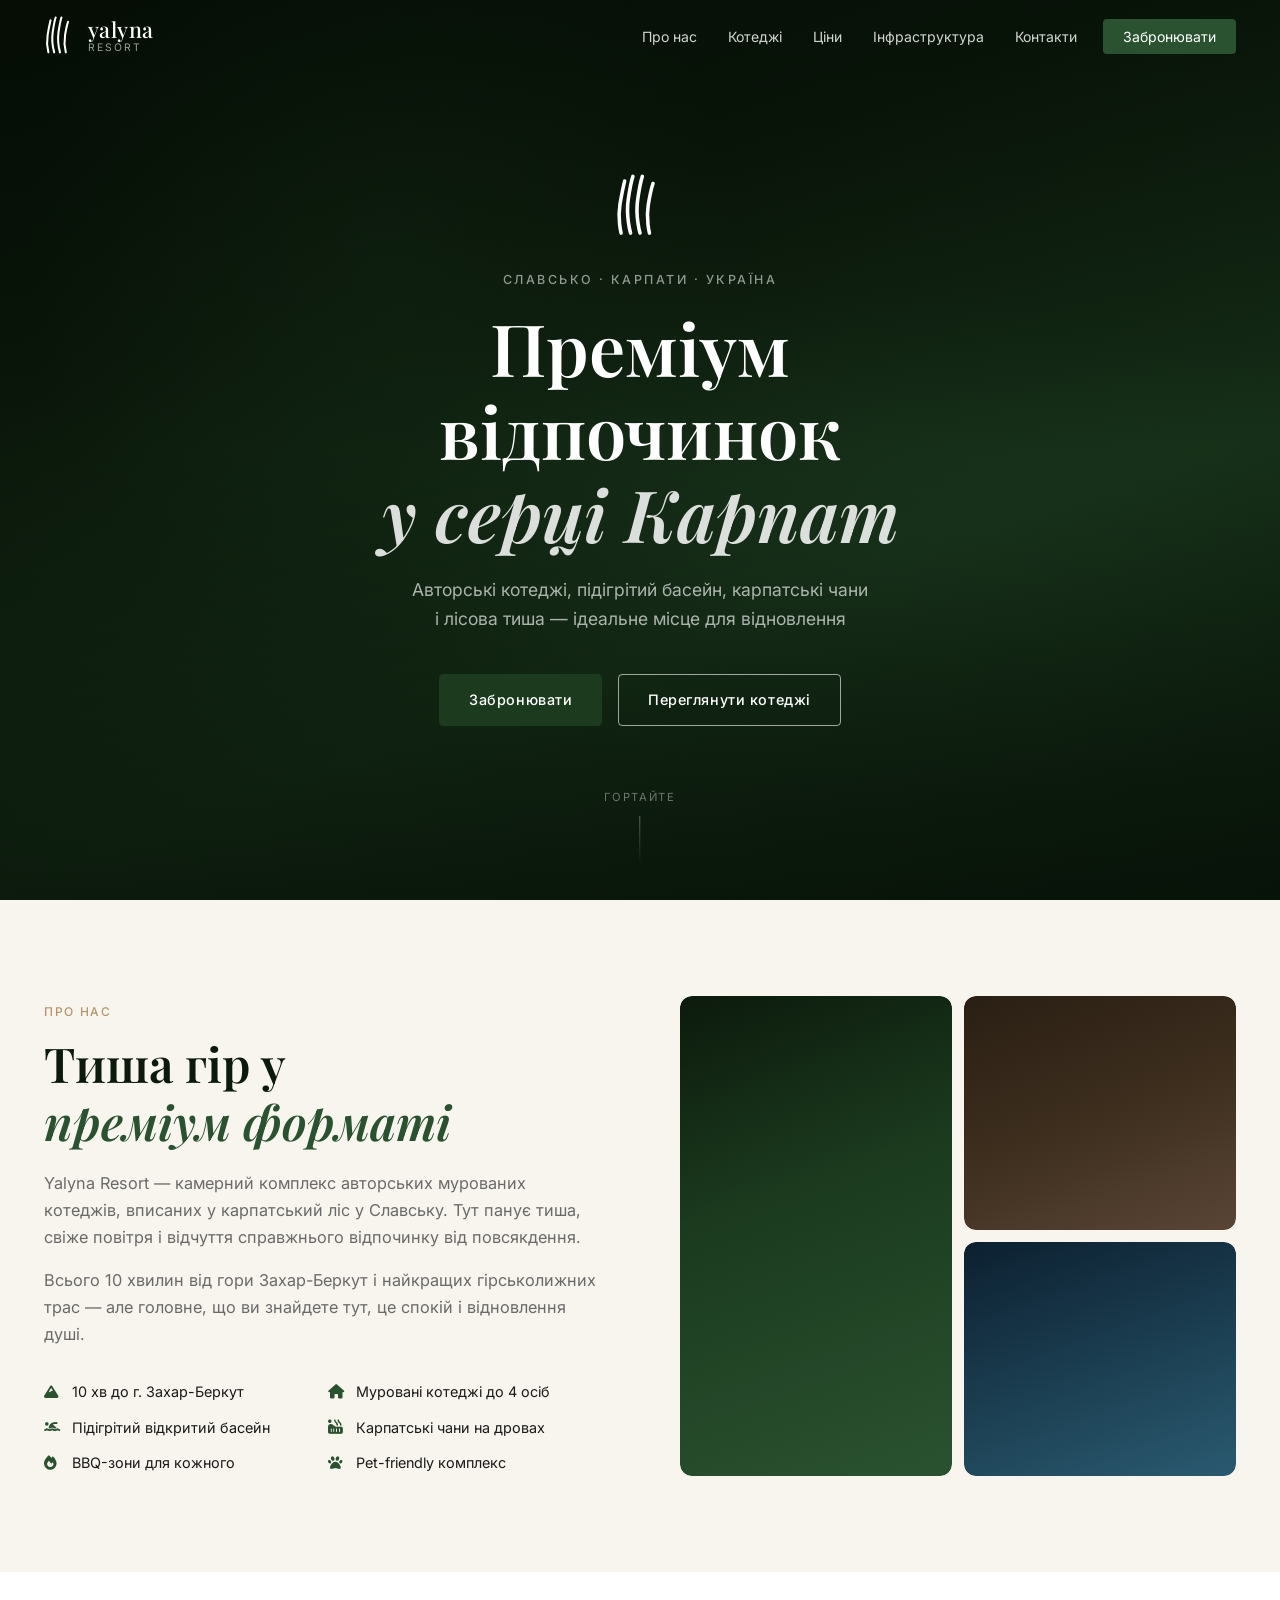
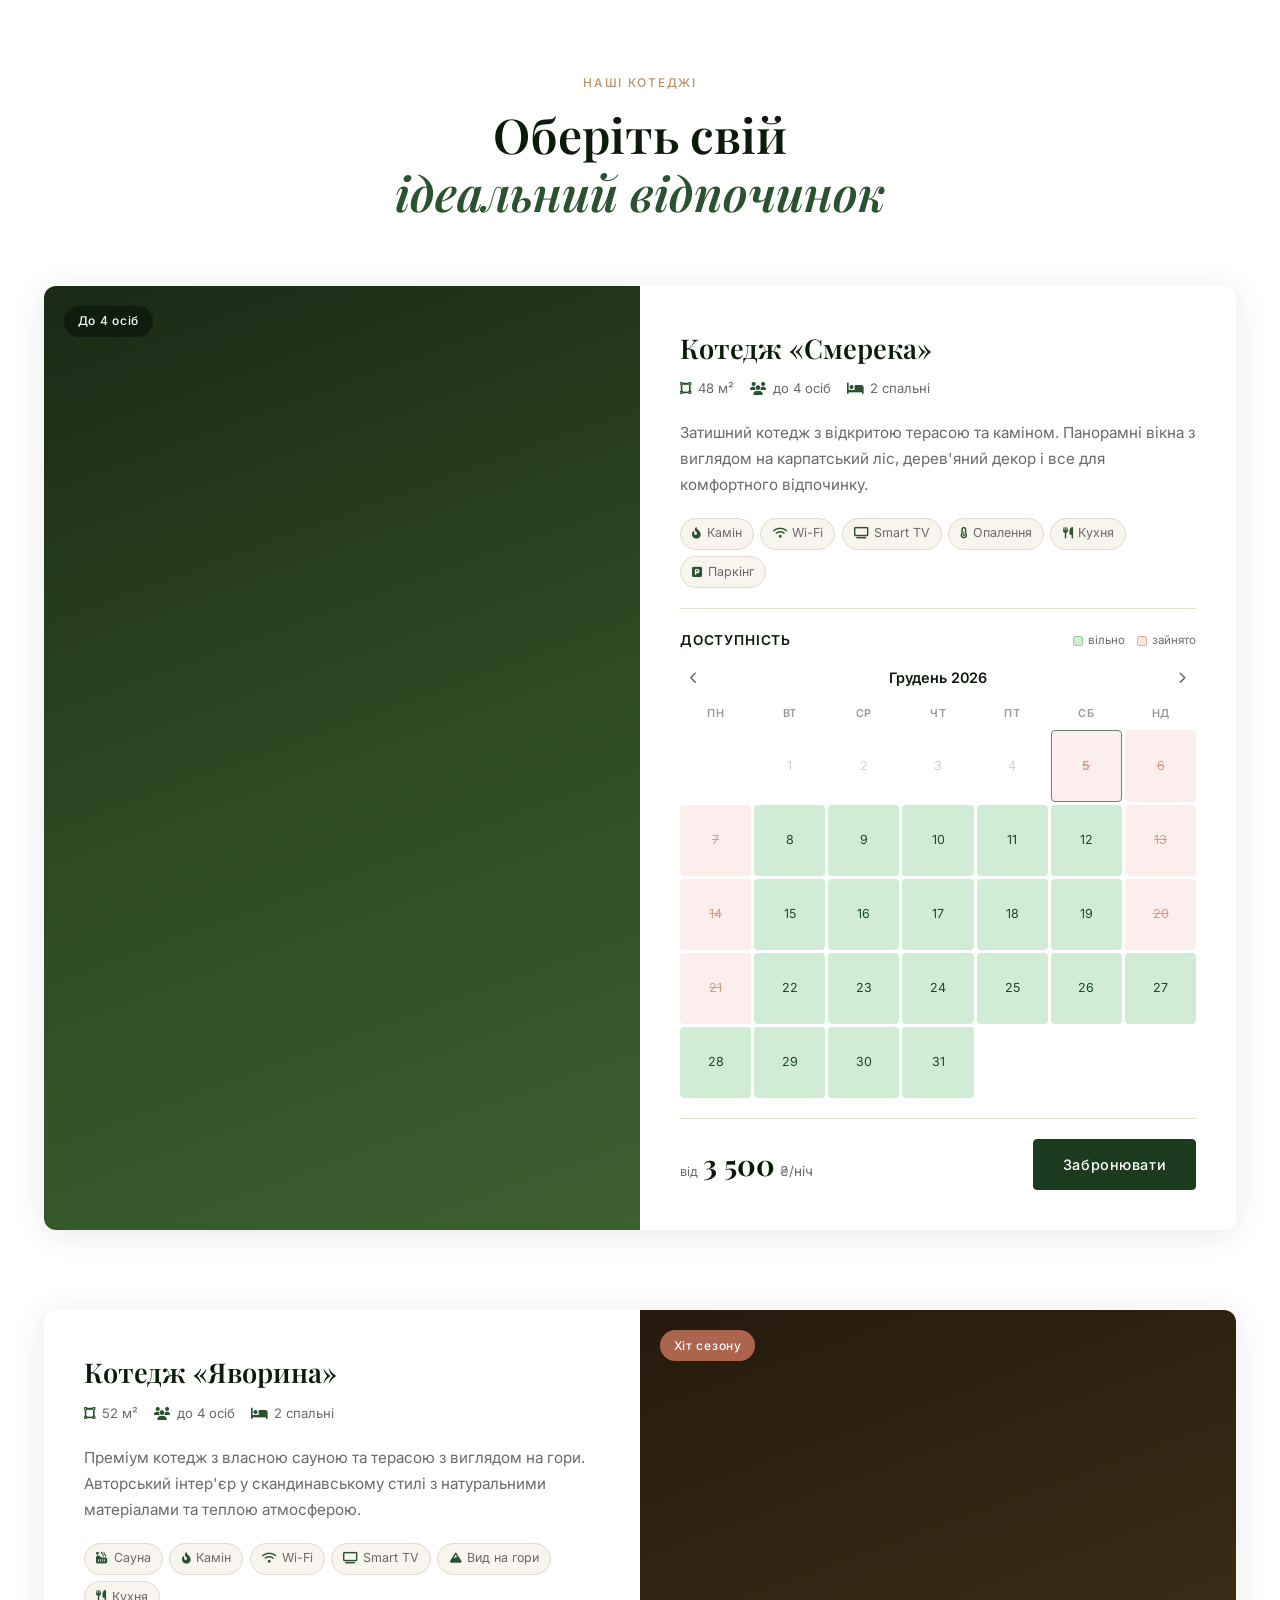
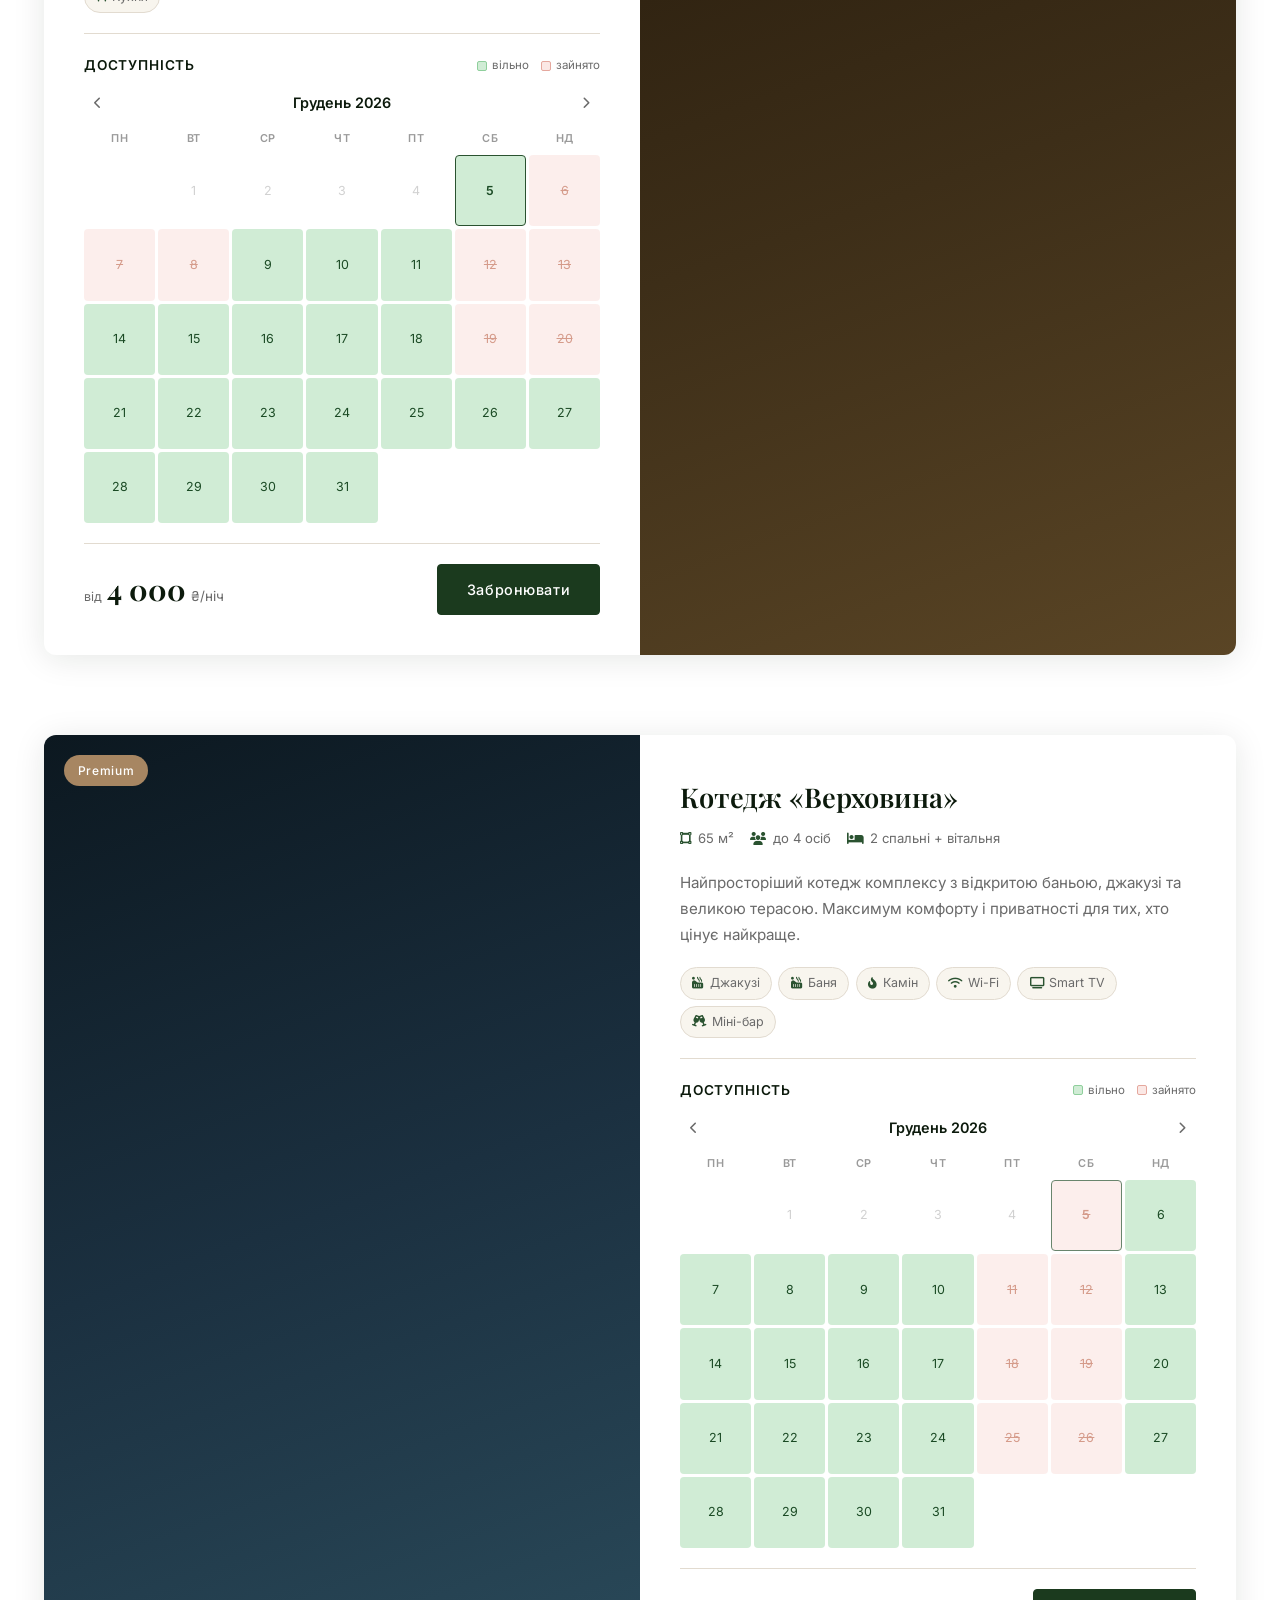
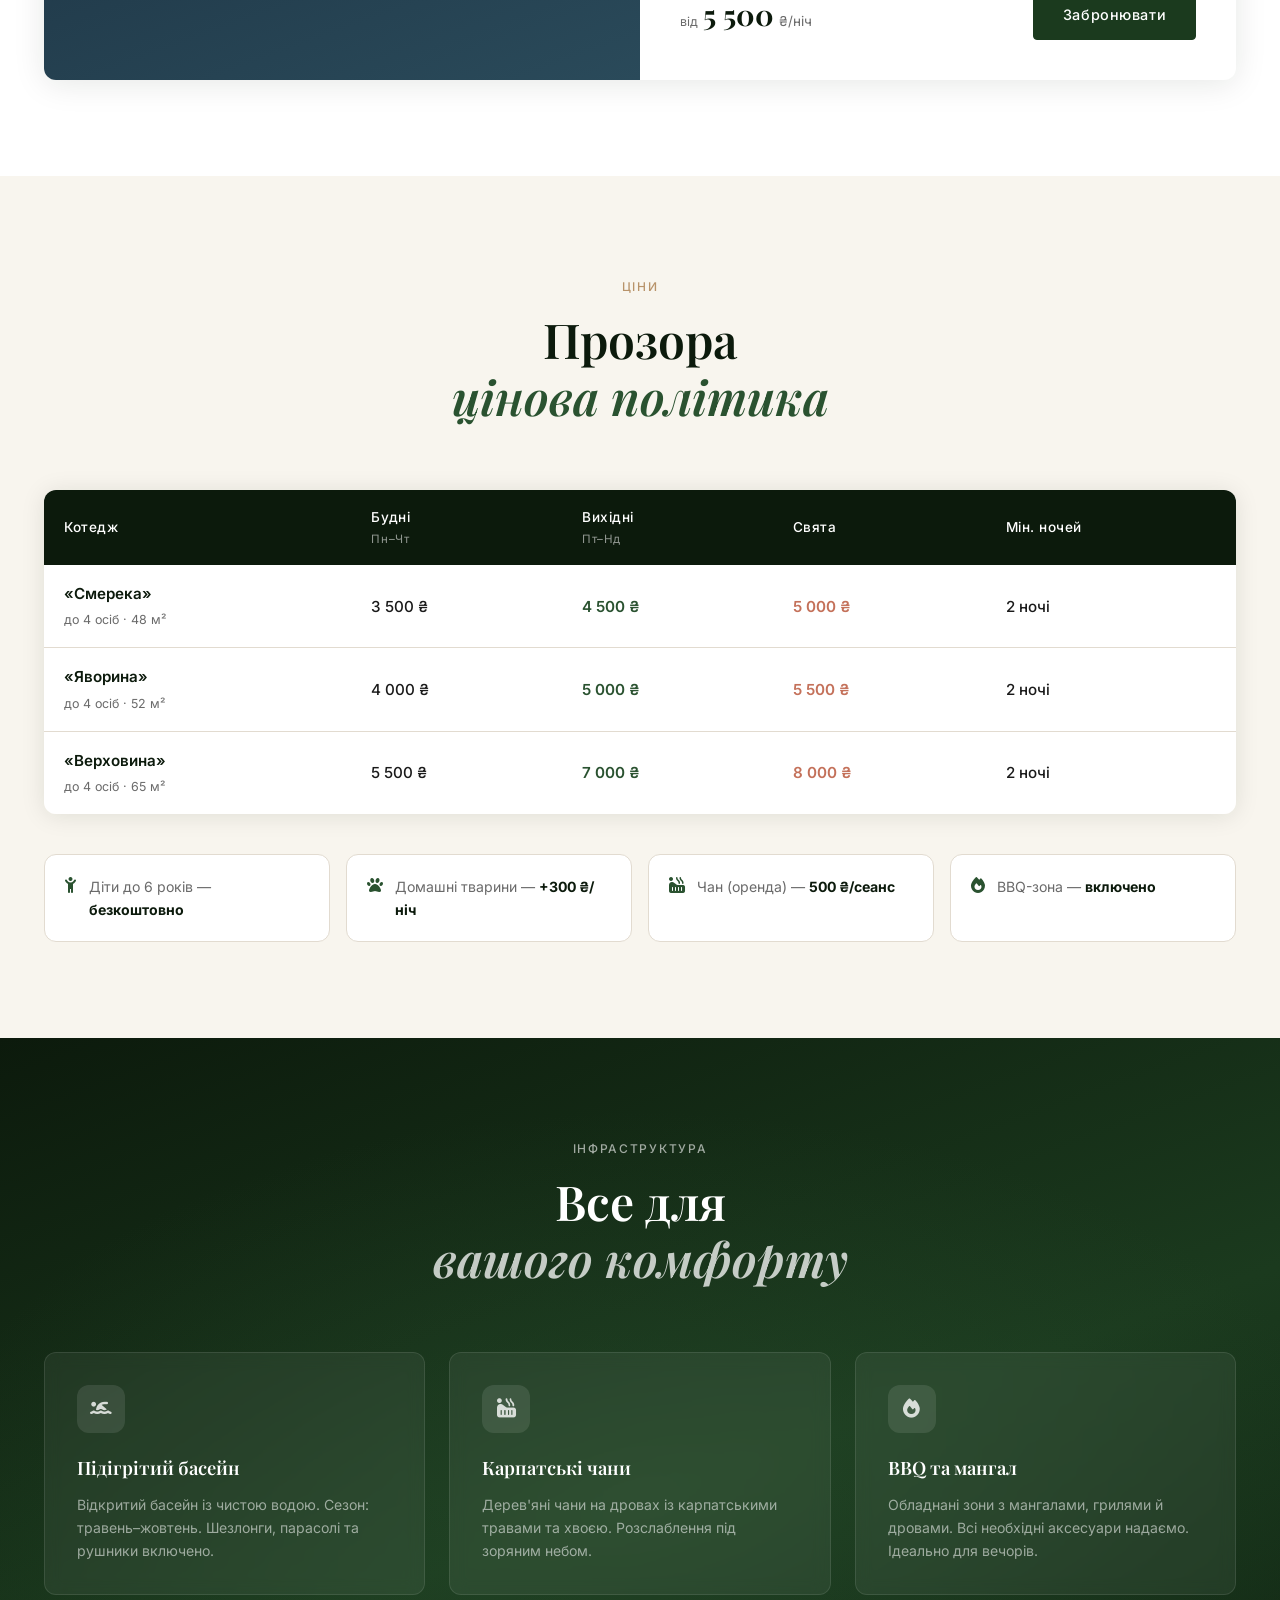
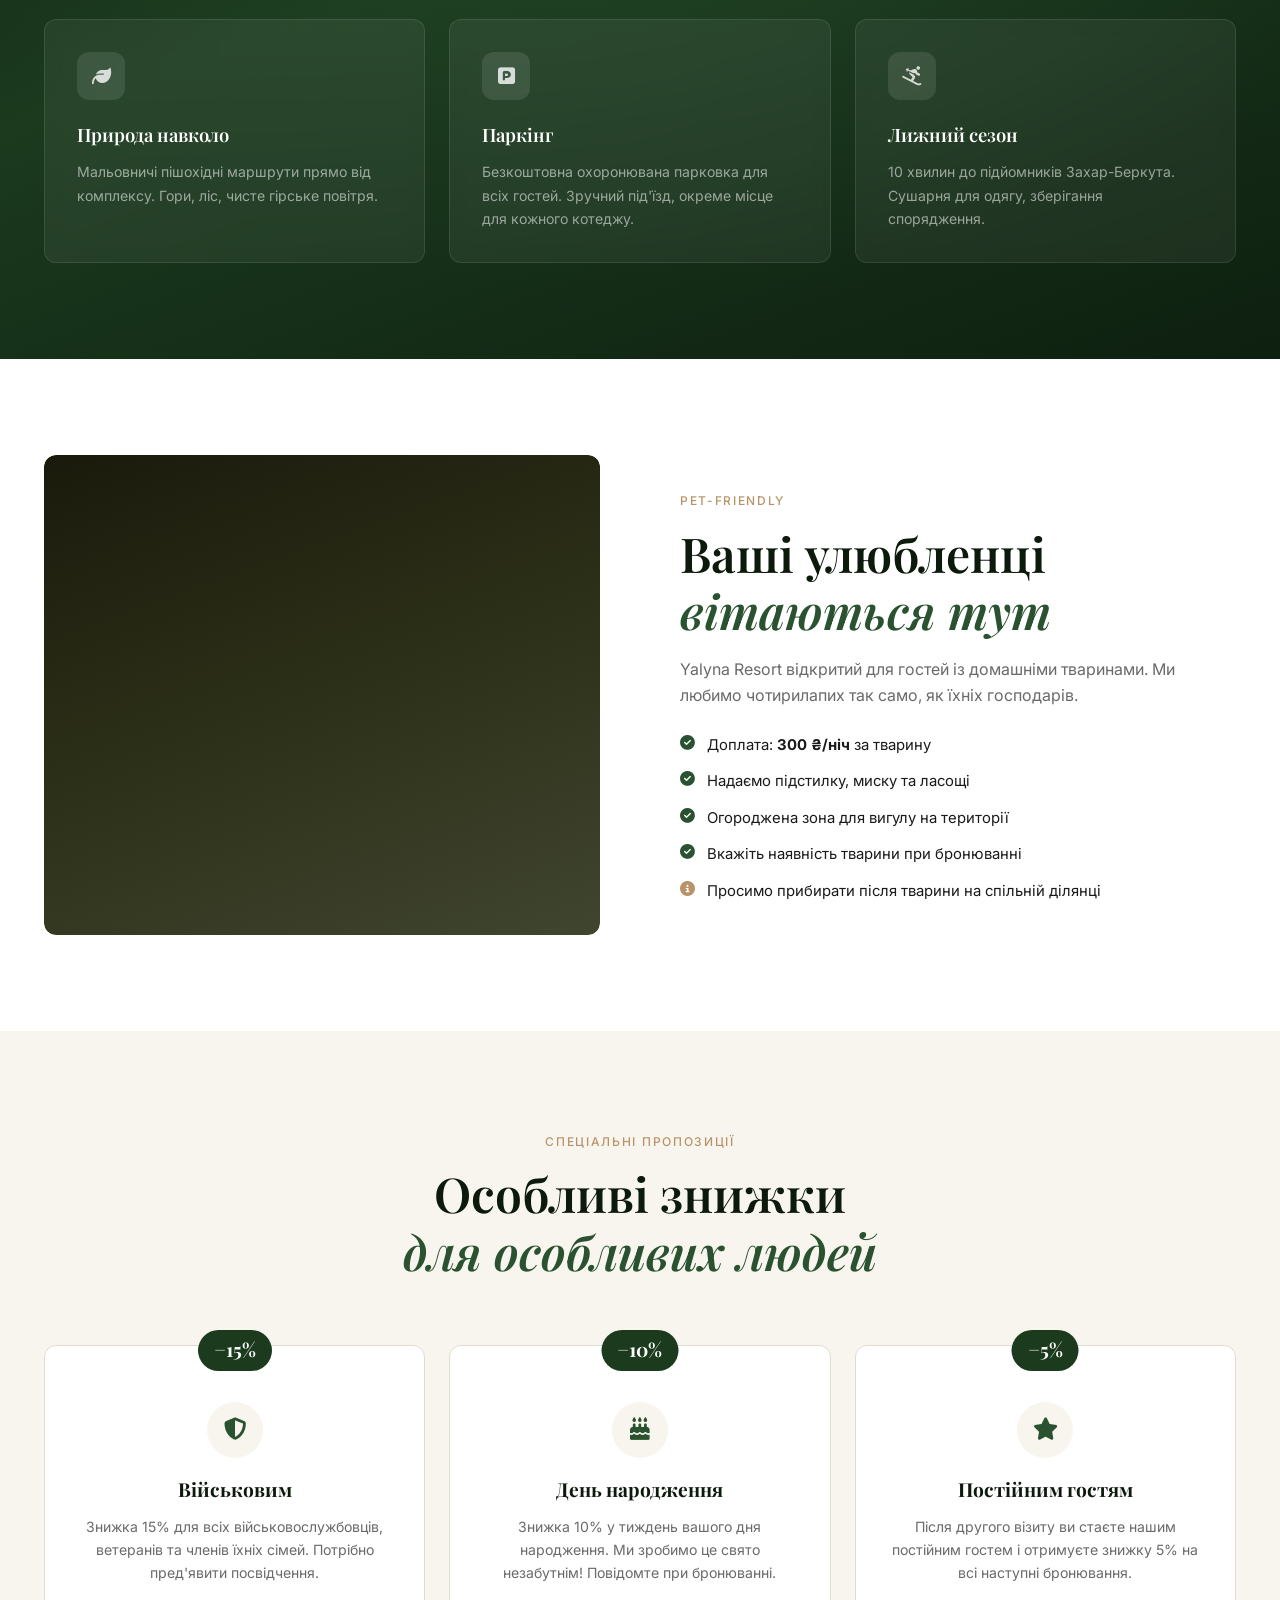
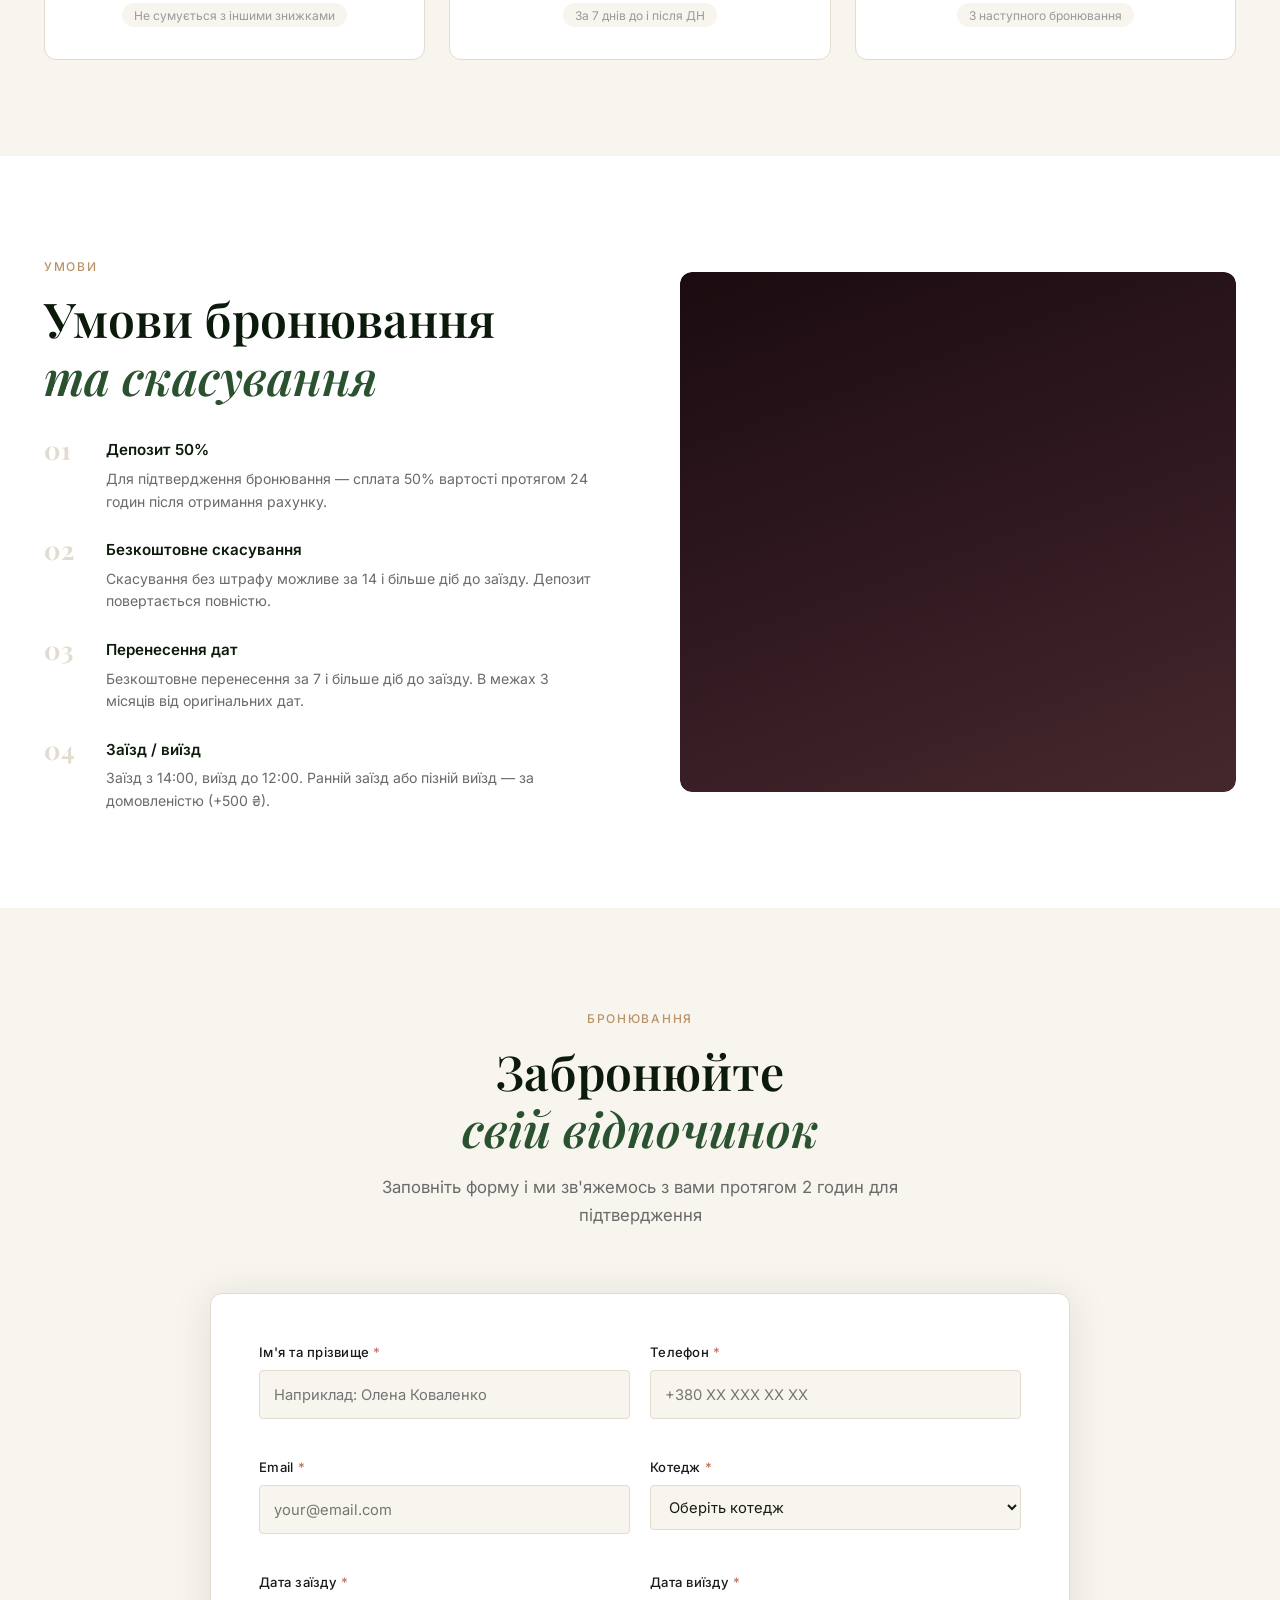
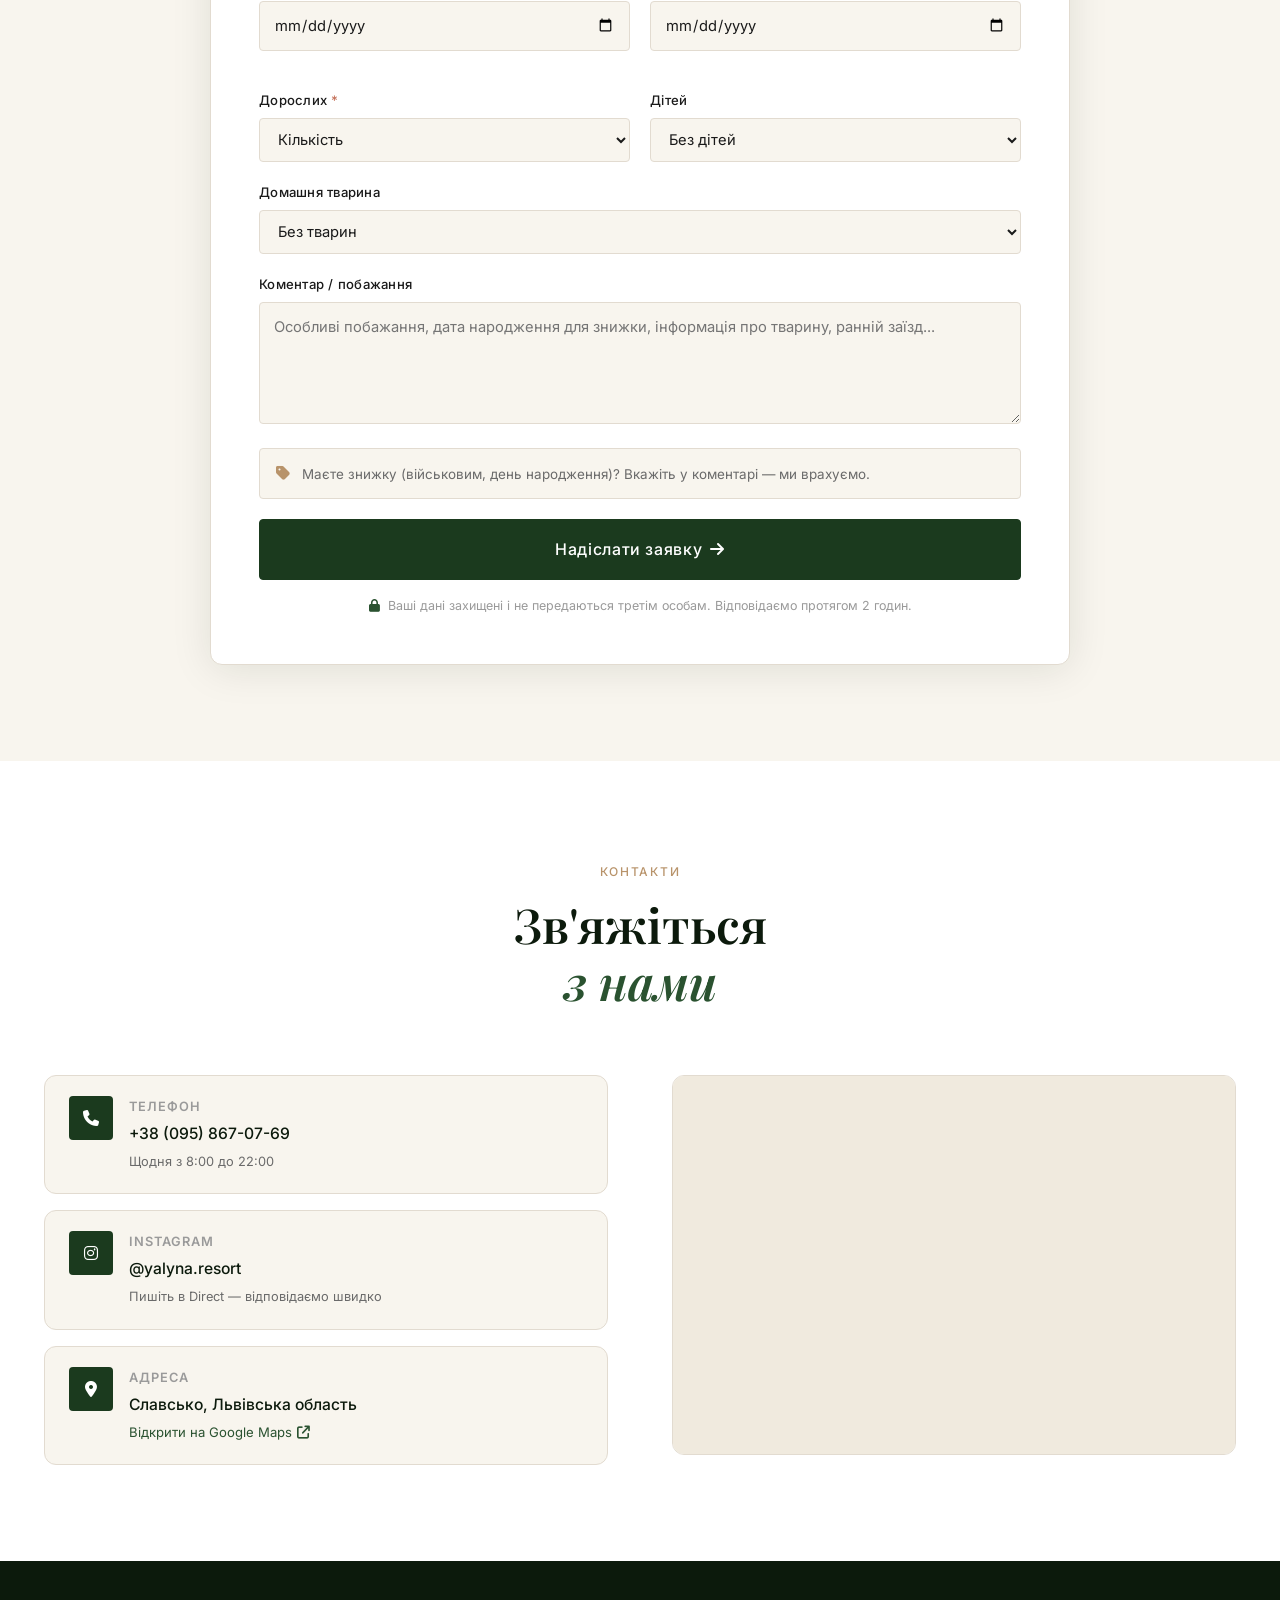
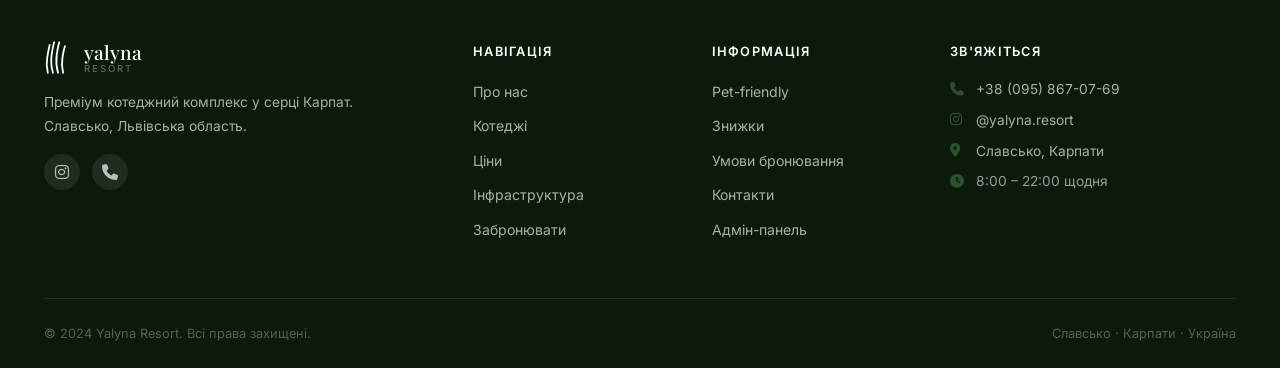
<file: index.html>
<!DOCTYPE html>
<html lang="uk">
<head>
  <meta charset="UTF-8">
  <meta name="viewport" content="width=device-width, initial-scale=1.0">
  <meta name="description" content="Yalyna Resort — преміум котеджний комплекс у Славську, Карпати. Басейн, чани, BBQ. Бронюйте онлайн.">
  <meta name="keywords" content="котеджі Карпати, Славсько, відпочинок Карпати, оренда котеджу, Yalyna Resort">
  <title>Yalyna Resort — Преміум відпочинок у серці Карпат</title>
  <link rel="preconnect" href="https://fonts.googleapis.com">
  <link rel="preconnect" href="https://fonts.gstatic.com" crossorigin>
  <link href="https://fonts.googleapis.com/css2?family=Playfair+Display:ital,wght@0,400;0,500;0,600;0,700;1,400;1,500&family=Inter:wght@300;400;500;600&display=swap" rel="stylesheet">
  <link rel="stylesheet" href="https://cdnjs.cloudflare.com/ajax/libs/font-awesome/6.5.0/css/all.min.css">
  <link rel="stylesheet" href="css/style.css">
</head>
<body>

  <!-- ══════════════════════════════════
       NAVIGATION
  ══════════════════════════════════ -->
  <nav class="nav" id="nav">
    <div class="nav__inner">
      <a href="#hero" class="nav__logo">
        <svg class="nav__logo-icon" viewBox="0 0 44 54" fill="none" xmlns="http://www.w3.org/2000/svg">
          <path d="M6 50 C6 50 3 38 5 26 C7 14 9 6 9 6" stroke="currentColor" stroke-width="2.8" stroke-linecap="round" fill="none"/>
          <path d="M14 50 C14 50 10 36 12 22 C14 8 16 2 16 2" stroke="currentColor" stroke-width="2.8" stroke-linecap="round" fill="none"/>
          <path d="M22 50 C22 50 18 36 20 22 C22 8 24 2 24 2" stroke="currentColor" stroke-width="2.8" stroke-linecap="round" fill="none"/>
          <path d="M30 50 C30 50 27 38 29 26 C31 14 33 8 33 8" stroke="currentColor" stroke-width="2.8" stroke-linecap="round" fill="none"/>
        </svg>
        <div class="nav__logo-text">
          <span class="nav__name">yalyna</span>
          <span class="nav__sub">resort</span>
        </div>
      </a>

      <button class="nav__burger" id="navBurger" aria-label="Відкрити меню" aria-expanded="false">
        <span></span><span></span><span></span>
      </button>

      <ul class="nav__links" id="navLinks" role="list">
        <li><a href="#about" class="nav__link">Про нас</a></li>
        <li><a href="#cottages" class="nav__link">Котеджі</a></li>
        <li><a href="#prices" class="nav__link">Ціни</a></li>
        <li><a href="#infrastructure" class="nav__link">Інфраструктура</a></li>
        <li><a href="#contacts" class="nav__link">Контакти</a></li>
        <li><a href="#booking" class="nav__link nav__link--cta">Забронювати</a></li>
      </ul>
    </div>
  </nav>

  <main>

    <!-- ══════════════════════════════════
         HERO
    ══════════════════════════════════ -->
    <section class="hero" id="hero">
      <!-- Replace with <video autoplay muted loop playsinline> or <img> for actual media -->
      <div class="hero__bg"></div>
      <div class="hero__overlay"></div>
      <div class="hero__content">
        <div class="hero__logo-wrap reveal-up">
          <svg viewBox="0 0 44 54" fill="none" xmlns="http://www.w3.org/2000/svg">
            <path d="M6 50 C6 50 3 38 5 26 C7 14 9 6 9 6" stroke="white" stroke-width="3" stroke-linecap="round" fill="none"/>
            <path d="M14 50 C14 50 10 36 12 22 C14 8 16 2 16 2" stroke="white" stroke-width="3" stroke-linecap="round" fill="none"/>
            <path d="M22 50 C22 50 18 36 20 22 C22 8 24 2 24 2" stroke="white" stroke-width="3" stroke-linecap="round" fill="none"/>
            <path d="M30 50 C30 50 27 38 29 26 C31 14 33 8 33 8" stroke="white" stroke-width="3" stroke-linecap="round" fill="none"/>
          </svg>
        </div>
        <p class="hero__eyebrow reveal-up">Славсько · Карпати · Україна</p>
        <h1 class="hero__title reveal-up">
          Преміум відпочинок<br>
          <em>у серці Карпат</em>
        </h1>
        <p class="hero__subtitle reveal-up">
          Авторські котеджі, підігрітий басейн, карпатські чани<br>і лісова тиша — ідеальне місце для відновлення
        </p>
        <div class="hero__cta reveal-up">
          <a href="#booking" class="btn btn--primary">Забронювати</a>
          <a href="#cottages" class="btn btn--ghost-white">Переглянути котеджі</a>
        </div>
      </div>
      <div class="hero__scroll-hint" aria-hidden="true">
        <span>Гортайте</span>
        <div class="hero__scroll-line"></div>
      </div>
    </section>

    <!-- ══════════════════════════════════
         ABOUT
    ══════════════════════════════════ -->
    <section class="about section" id="about">
      <div class="container">
        <div class="about__grid">
          <div class="about__text reveal-left">
            <span class="eyebrow">Про нас</span>
            <h2 class="section-title">Тиша гір у<br><em>преміум форматі</em></h2>
            <p>Yalyna Resort — камерний комплекс авторських мурованих котеджів, вписаних у карпатський ліс у Славську. Тут панує тиша, свіже повітря і відчуття справжнього відпочинку від повсякдення.</p>
            <p>Всього 10 хвилин від гори Захар-Беркут і найкращих гірськолижних трас — але головне, що ви знайдете тут, це спокій і відновлення душі.</p>
            <ul class="about__features">
              <li><i class="fas fa-mountain"></i> 10 хв до г. Захар-Беркут</li>
              <li><i class="fas fa-house"></i> Муровані котеджі до 4 осіб</li>
              <li><i class="fas fa-person-swimming"></i> Підігрітий відкритий басейн</li>
              <li><i class="fas fa-hot-tub-person"></i> Карпатські чани на дровах</li>
              <li><i class="fas fa-fire"></i> BBQ-зони для кожного</li>
              <li><i class="fas fa-paw"></i> Pet-friendly комплекс</li>
            </ul>
          </div>
          <div class="about__gallery reveal-right">
            <div class="about__img about__img--main">
              <div class="img-ph img-ph--forest"></div>
            </div>
            <div class="about__img about__img--sm1">
              <div class="img-ph img-ph--interior"></div>
            </div>
            <div class="about__img about__img--sm2">
              <div class="img-ph img-ph--pool"></div>
            </div>
          </div>
        </div>
      </div>
    </section>

    <!-- ══════════════════════════════════
         COTTAGES
    ══════════════════════════════════ -->
    <section class="cottages section" id="cottages">
      <div class="container">
        <div class="section-header reveal-up">
          <span class="eyebrow">Наші котеджі</span>
          <h2 class="section-title">Оберіть свій<br><em>ідеальний відпочинок</em></h2>
        </div>

        <!-- Cottage: Смерека -->
        <article class="cottage reveal-up" id="c-smereka">
          <div class="cottage__media">
            <div class="img-ph img-ph--cottage1"></div>
            <span class="cottage__badge">До 4 осіб</span>
          </div>
          <div class="cottage__body">
            <div class="cottage__head">
              <h3>Котедж «Смерека»</h3>
              <div class="cottage__meta">
                <span><i class="fas fa-vector-square"></i> 48 м²</span>
                <span><i class="fas fa-users"></i> до 4 осіб</span>
                <span><i class="fas fa-bed"></i> 2 спальні</span>
              </div>
            </div>
            <p class="cottage__desc">Затишний котедж з відкритою терасою та каміном. Панорамні вікна з виглядом на карпатський ліс, дерев'яний декор і все для комфортного відпочинку.</p>
            <div class="cottage__tags">
              <span><i class="fas fa-fire-flame-curved"></i> Камін</span>
              <span><i class="fas fa-wifi"></i> Wi-Fi</span>
              <span><i class="fas fa-tv"></i> Smart TV</span>
              <span><i class="fas fa-thermometer-half"></i> Опалення</span>
              <span><i class="fas fa-utensils"></i> Кухня</span>
              <span><i class="fas fa-square-parking"></i> Паркінг</span>
            </div>
            <div class="cottage__cal-wrap">
              <div class="cal-header">
                <h4>Доступність</h4>
                <div class="cal-legend">
                  <span class="cal-legend__free">вільно</span>
                  <span class="cal-legend__booked">зайнято</span>
                </div>
              </div>
              <div class="calendar-box" id="cal-smereka" data-cottage="smereka"></div>
            </div>
            <div class="cottage__footer">
              <div class="cottage__price">
                <span class="price-from">від</span>
                <strong class="price-num">3 500</strong>
                <span class="price-cur">₴/ніч</span>
              </div>
              <a href="#booking" class="btn btn--primary cottage-btn" data-cottage="Котедж «Смерека»">
                Забронювати
              </a>
            </div>
          </div>
        </article>

        <!-- Cottage: Яворина -->
        <article class="cottage cottage--reverse reveal-up" id="c-yavoryna">
          <div class="cottage__media">
            <div class="img-ph img-ph--cottage2"></div>
            <span class="cottage__badge cottage__badge--hot">Хіт сезону</span>
          </div>
          <div class="cottage__body">
            <div class="cottage__head">
              <h3>Котедж «Яворина»</h3>
              <div class="cottage__meta">
                <span><i class="fas fa-vector-square"></i> 52 м²</span>
                <span><i class="fas fa-users"></i> до 4 осіб</span>
                <span><i class="fas fa-bed"></i> 2 спальні</span>
              </div>
            </div>
            <p class="cottage__desc">Преміум котедж з власною сауною та терасою з виглядом на гори. Авторський інтер'єр у скандинавському стилі з натуральними матеріалами та теплою атмосферою.</p>
            <div class="cottage__tags">
              <span><i class="fas fa-hot-tub-person"></i> Сауна</span>
              <span><i class="fas fa-fire-flame-curved"></i> Камін</span>
              <span><i class="fas fa-wifi"></i> Wi-Fi</span>
              <span><i class="fas fa-tv"></i> Smart TV</span>
              <span><i class="fas fa-mountain"></i> Вид на гори</span>
              <span><i class="fas fa-utensils"></i> Кухня</span>
            </div>
            <div class="cottage__cal-wrap">
              <div class="cal-header">
                <h4>Доступність</h4>
                <div class="cal-legend">
                  <span class="cal-legend__free">вільно</span>
                  <span class="cal-legend__booked">зайнято</span>
                </div>
              </div>
              <div class="calendar-box" id="cal-yavoryna" data-cottage="yavoryna"></div>
            </div>
            <div class="cottage__footer">
              <div class="cottage__price">
                <span class="price-from">від</span>
                <strong class="price-num">4 000</strong>
                <span class="price-cur">₴/ніч</span>
              </div>
              <a href="#booking" class="btn btn--primary cottage-btn" data-cottage="Котедж «Яворина»">
                Забронювати
              </a>
            </div>
          </div>
        </article>

        <!-- Cottage: Верховина -->
        <article class="cottage reveal-up" id="c-verkhovyna">
          <div class="cottage__media">
            <div class="img-ph img-ph--cottage3"></div>
            <span class="cottage__badge cottage__badge--prem">Premium</span>
          </div>
          <div class="cottage__body">
            <div class="cottage__head">
              <h3>Котедж «Верховина»</h3>
              <div class="cottage__meta">
                <span><i class="fas fa-vector-square"></i> 65 м²</span>
                <span><i class="fas fa-users"></i> до 4 осіб</span>
                <span><i class="fas fa-bed"></i> 2 спальні + вітальня</span>
              </div>
            </div>
            <p class="cottage__desc">Найпросторіший котедж комплексу з відкритою баньою, джакузі та великою терасою. Максимум комфорту і приватності для тих, хто цінує найкраще.</p>
            <div class="cottage__tags">
              <span><i class="fas fa-hot-tub-person"></i> Джакузі</span>
              <span><i class="fas fa-hot-tub-person"></i> Баня</span>
              <span><i class="fas fa-fire-flame-curved"></i> Камін</span>
              <span><i class="fas fa-wifi"></i> Wi-Fi</span>
              <span><i class="fas fa-tv"></i> Smart TV</span>
              <span><i class="fas fa-champagne-glasses"></i> Міні-бар</span>
            </div>
            <div class="cottage__cal-wrap">
              <div class="cal-header">
                <h4>Доступність</h4>
                <div class="cal-legend">
                  <span class="cal-legend__free">вільно</span>
                  <span class="cal-legend__booked">зайнято</span>
                </div>
              </div>
              <div class="calendar-box" id="cal-verkhovyna" data-cottage="verkhovyna"></div>
            </div>
            <div class="cottage__footer">
              <div class="cottage__price">
                <span class="price-from">від</span>
                <strong class="price-num">5 500</strong>
                <span class="price-cur">₴/ніч</span>
              </div>
              <a href="#booking" class="btn btn--primary cottage-btn" data-cottage="Котедж «Верховина»">
                Забронювати
              </a>
            </div>
          </div>
        </article>

      </div>
    </section>

    <!-- ══════════════════════════════════
         PRICES
    ══════════════════════════════════ -->
    <section class="prices section" id="prices">
      <div class="container">
        <div class="section-header reveal-up">
          <span class="eyebrow">Ціни</span>
          <h2 class="section-title">Прозора<br><em>цінова політика</em></h2>
        </div>

        <div class="prices__table-wrap reveal-up">
          <table class="prices-table">
            <thead>
              <tr>
                <th>Котедж</th>
                <th>Будні <small>Пн–Чт</small></th>
                <th>Вихідні <small>Пт–Нд</small></th>
                <th>Свята</th>
                <th>Мін. ночей</th>
              </tr>
            </thead>
            <tbody>
              <tr>
                <td>
                  <strong>«Смерека»</strong>
                  <small>до 4 осіб · 48 м²</small>
                </td>
                <td class="p-cell">3 500 ₴</td>
                <td class="p-cell p-cell--wknd">4 500 ₴</td>
                <td class="p-cell p-cell--hol">5 000 ₴</td>
                <td class="p-cell">2 ночі</td>
              </tr>
              <tr>
                <td>
                  <strong>«Яворина»</strong>
                  <small>до 4 осіб · 52 м²</small>
                </td>
                <td class="p-cell">4 000 ₴</td>
                <td class="p-cell p-cell--wknd">5 000 ₴</td>
                <td class="p-cell p-cell--hol">5 500 ₴</td>
                <td class="p-cell">2 ночі</td>
              </tr>
              <tr>
                <td>
                  <strong>«Верховина»</strong>
                  <small>до 4 осіб · 65 м²</small>
                </td>
                <td class="p-cell">5 500 ₴</td>
                <td class="p-cell p-cell--wknd">7 000 ₴</td>
                <td class="p-cell p-cell--hol">8 000 ₴</td>
                <td class="p-cell">2 ночі</td>
              </tr>
            </tbody>
          </table>
        </div>

        <div class="prices__notes reveal-up">
          <div class="pnote">
            <i class="fas fa-child-reaching"></i>
            <p>Діти до 6 років — <strong>безкоштовно</strong></p>
          </div>
          <div class="pnote">
            <i class="fas fa-paw"></i>
            <p>Домашні тварини — <strong>+300 ₴/ніч</strong></p>
          </div>
          <div class="pnote">
            <i class="fas fa-hot-tub-person"></i>
            <p>Чан (оренда) — <strong>500 ₴/сеанс</strong></p>
          </div>
          <div class="pnote">
            <i class="fas fa-fire"></i>
            <p>BBQ-зона — <strong>включено</strong></p>
          </div>
        </div>
      </div>
    </section>

    <!-- ══════════════════════════════════
         INFRASTRUCTURE
    ══════════════════════════════════ -->
    <section class="infra section" id="infrastructure">
      <div class="infra__bg"></div>
      <div class="container infra__container">
        <div class="section-header reveal-up">
          <span class="eyebrow eyebrow--light">Інфраструктура</span>
          <h2 class="section-title section-title--light">Все для<br><em>вашого комфорту</em></h2>
        </div>
        <div class="infra__grid">
          <div class="infra-card reveal-up">
            <div class="infra-card__icon"><i class="fas fa-person-swimming"></i></div>
            <h3>Підігрітий басейн</h3>
            <p>Відкритий басейн із чистою водою. Сезон: травень–жовтень. Шезлонги, парасолі та рушники включено.</p>
          </div>
          <div class="infra-card reveal-up">
            <div class="infra-card__icon"><i class="fas fa-hot-tub-person"></i></div>
            <h3>Карпатські чани</h3>
            <p>Дерев'яні чани на дровах із карпатськими травами та хвоєю. Розслаблення під зоряним небом.</p>
          </div>
          <div class="infra-card reveal-up">
            <div class="infra-card__icon"><i class="fas fa-fire"></i></div>
            <h3>BBQ та мангал</h3>
            <p>Обладнані зони з мангалами, грилями й дровами. Всі необхідні аксесуари надаємо. Ідеально для вечорів.</p>
          </div>
          <div class="infra-card reveal-up">
            <div class="infra-card__icon"><i class="fas fa-leaf"></i></div>
            <h3>Природа навколо</h3>
            <p>Мальовничі пішохідні маршрути прямо від комплексу. Гори, ліс, чисте гірське повітря.</p>
          </div>
          <div class="infra-card reveal-up">
            <div class="infra-card__icon"><i class="fas fa-square-parking"></i></div>
            <h3>Паркінг</h3>
            <p>Безкоштовна охоронювана парковка для всіх гостей. Зручний під'їзд, окреме місце для кожного котеджу.</p>
          </div>
          <div class="infra-card reveal-up">
            <div class="infra-card__icon"><i class="fas fa-person-skiing"></i></div>
            <h3>Лижний сезон</h3>
            <p>10 хвилин до підйомників Захар-Беркута. Сушарня для одягу, зберігання спорядження.</p>
          </div>
        </div>
      </div>
    </section>

    <!-- ══════════════════════════════════
         PET-FRIENDLY
    ══════════════════════════════════ -->
    <section class="pets section" id="pets">
      <div class="container">
        <div class="pets__grid">
          <div class="pets__media reveal-left">
            <div class="img-ph img-ph--pets"></div>
          </div>
          <div class="pets__content reveal-right">
            <span class="eyebrow">Pet-friendly</span>
            <h2 class="section-title">Ваші улюбленці<br><em>вітаються тут</em></h2>
            <p>Yalyna Resort відкритий для гостей із домашніми тваринами. Ми любимо чотирилапих так само, як їхніх господарів.</p>
            <ul class="pets__rules">
              <li>
                <i class="fas fa-circle-check"></i>
                <span>Доплата: <strong>300 ₴/ніч</strong> за тварину</span>
              </li>
              <li>
                <i class="fas fa-circle-check"></i>
                <span>Надаємо підстилку, миску та ласощі</span>
              </li>
              <li>
                <i class="fas fa-circle-check"></i>
                <span>Огороджена зона для вигулу на території</span>
              </li>
              <li>
                <i class="fas fa-circle-check"></i>
                <span>Вкажіть наявність тварини при бронюванні</span>
              </li>
              <li>
                <i class="fas fa-circle-info"></i>
                <span>Просимо прибирати після тварини на спільній ділянці</span>
              </li>
            </ul>
          </div>
        </div>
      </div>
    </section>

    <!-- ══════════════════════════════════
         LOYALTY
    ══════════════════════════════════ -->
    <section class="loyalty section" id="loyalty">
      <div class="container">
        <div class="section-header reveal-up">
          <span class="eyebrow">Спеціальні пропозиції</span>
          <h2 class="section-title">Особливі знижки<br><em>для особливих людей</em></h2>
        </div>
        <div class="loyalty__grid">
          <div class="loyalty-card reveal-up">
            <div class="loyalty-card__badge">−15%</div>
            <div class="loyalty-card__icon"><i class="fas fa-shield-halved"></i></div>
            <h3>Військовим</h3>
            <p>Знижка 15% для всіх військовослужбовців, ветеранів та членів їхніх сімей. Потрібно пред'явити посвідчення.</p>
            <span class="loyalty-card__note">Не сумується з іншими знижками</span>
          </div>
          <div class="loyalty-card reveal-up">
            <div class="loyalty-card__badge">−10%</div>
            <div class="loyalty-card__icon"><i class="fas fa-cake-candles"></i></div>
            <h3>День народження</h3>
            <p>Знижка 10% у тиждень вашого дня народження. Ми зробимо це свято незабутнім! Повідомте при бронюванні.</p>
            <span class="loyalty-card__note">За 7 днів до і після ДН</span>
          </div>
          <div class="loyalty-card reveal-up">
            <div class="loyalty-card__badge">−5%</div>
            <div class="loyalty-card__icon"><i class="fas fa-star"></i></div>
            <h3>Постійним гостям</h3>
            <p>Після другого візиту ви стаєте нашим постійним гостем і отримуєте знижку 5% на всі наступні бронювання.</p>
            <span class="loyalty-card__note">З наступного бронювання</span>
          </div>
        </div>
      </div>
    </section>

    <!-- ══════════════════════════════════
         BOOKING CONDITIONS
    ══════════════════════════════════ -->
    <section class="conds section" id="conditions">
      <div class="container">
        <div class="conds__grid">
          <div class="conds__content reveal-left">
            <span class="eyebrow">Умови</span>
            <h2 class="section-title">Умови бронювання<br><em>та скасування</em></h2>
            <div class="conds__list">
              <div class="cond-item">
                <div class="cond-item__num">01</div>
                <div>
                  <h4>Депозит 50%</h4>
                  <p>Для підтвердження бронювання — сплата 50% вартості протягом 24 годин після отримання рахунку.</p>
                </div>
              </div>
              <div class="cond-item">
                <div class="cond-item__num">02</div>
                <div>
                  <h4>Безкоштовне скасування</h4>
                  <p>Скасування без штрафу можливе за 14 і більше діб до заїзду. Депозит повертається повністю.</p>
                </div>
              </div>
              <div class="cond-item">
                <div class="cond-item__num">03</div>
                <div>
                  <h4>Перенесення дат</h4>
                  <p>Безкоштовне перенесення за 7 і більше діб до заїзду. В межах 3 місяців від оригінальних дат.</p>
                </div>
              </div>
              <div class="cond-item">
                <div class="cond-item__num">04</div>
                <div>
                  <h4>Заїзд / виїзд</h4>
                  <p>Заїзд з 14:00, виїзд до 12:00. Ранній заїзд або пізній виїзд — за домовленістю (+500 ₴).</p>
                </div>
              </div>
            </div>
          </div>
          <div class="conds__media reveal-right">
            <div class="img-ph img-ph--conds"></div>
          </div>
        </div>
      </div>
    </section>

    <!-- ══════════════════════════════════
         BOOKING FORM
    ══════════════════════════════════ -->
    <section class="booking section" id="booking">
      <div class="container">
        <div class="section-header reveal-up">
          <span class="eyebrow">Бронювання</span>
          <h2 class="section-title">Забронюйте<br><em>свій відпочинок</em></h2>
          <p class="section-sub">Заповніть форму і ми зв'яжемось з вами протягом 2 годин для підтвердження</p>
        </div>

        <form class="booking-form reveal-up" id="bookingForm"
              action="https://formspree.io/f/{FORM_ID}"
              method="POST">
          <!-- ↑ Замініть {FORM_ID} на ваш ID з formspree.io -->

          <div class="form-grid">
            <div class="form-group">
              <label for="f-name">Ім'я та прізвище <span class="req">*</span></label>
              <input type="text" id="f-name" name="name" placeholder="Наприклад: Олена Коваленко" required autocomplete="name">
              <span class="field-error" id="err-name"></span>
            </div>

            <div class="form-group">
              <label for="f-phone">Телефон <span class="req">*</span></label>
              <input type="tel" id="f-phone" name="phone" placeholder="+380 XX XXX XX XX" required autocomplete="tel">
              <span class="field-error" id="err-phone"></span>
            </div>

            <div class="form-group">
              <label for="f-email">Email <span class="req">*</span></label>
              <input type="email" id="f-email" name="email" placeholder="your@email.com" required autocomplete="email">
              <span class="field-error" id="err-email"></span>
            </div>

            <div class="form-group">
              <label for="f-cottage">Котедж <span class="req">*</span></label>
              <select id="f-cottage" name="cottage" required>
                <option value="">Оберіть котедж</option>
                <option value="Котедж «Смерека»">Котедж «Смерека» (48 м²)</option>
                <option value="Котедж «Яворина»">Котедж «Яворина» (52 м²)</option>
                <option value="Котедж «Верховина»">Котедж «Верховина» (65 м²)</option>
              </select>
              <span class="field-error" id="err-cottage"></span>
            </div>

            <div class="form-group">
              <label for="f-checkin">Дата заїзду <span class="req">*</span></label>
              <input type="date" id="f-checkin" name="checkin" required>
              <span class="field-error" id="err-checkin"></span>
            </div>

            <div class="form-group">
              <label for="f-checkout">Дата виїзду <span class="req">*</span></label>
              <input type="date" id="f-checkout" name="checkout" required>
              <span class="field-error" id="err-checkout"></span>
            </div>

            <div class="form-group">
              <label for="f-adults">Дорослих <span class="req">*</span></label>
              <select id="f-adults" name="adults" required>
                <option value="">Кількість</option>
                <option value="1">1 дорослий</option>
                <option value="2">2 дорослих</option>
                <option value="3">3 дорослих</option>
                <option value="4">4 дорослих</option>
              </select>
            </div>

            <div class="form-group">
              <label for="f-children">Дітей</label>
              <select id="f-children" name="children">
                <option value="0">Без дітей</option>
                <option value="1">1 дитина</option>
                <option value="2">2 дитини</option>
                <option value="3">3 дитини</option>
              </select>
            </div>

            <div class="form-group form-group--full">
              <label for="f-pet">Домашня тварина</label>
              <select id="f-pet" name="pet">
                <option value="Без тварин">Без тварин</option>
                <option value="Собака">Собака (+300 ₴/ніч)</option>
                <option value="Кіт">Кіт (+300 ₴/ніч)</option>
                <option value="Інша тварина">Інша тварина (уточніть у коментарі)</option>
              </select>
            </div>

            <div class="form-group form-group--full">
              <label for="f-comment">Коментар / побажання</label>
              <textarea id="f-comment" name="comment" rows="4"
                placeholder="Особливі побажання, дата народження для знижки, інформація про тварину, ранній заїзд..."></textarea>
            </div>
          </div>

          <div class="form-promo">
            <i class="fas fa-tag"></i>
            <p>Маєте знижку (військовим, день народження)? Вкажіть у коментарі — ми врахуємо.</p>
          </div>

          <div class="form-summary" id="formSummary"></div>

          <button type="submit" class="btn btn--primary btn--lg" id="submitBtn">
            <span>Надіслати заявку</span>
            <i class="fas fa-arrow-right"></i>
          </button>

          <p class="form-secure">
            <i class="fas fa-lock"></i>
            Ваші дані захищені і не передаються третім особам. Відповідаємо протягом 2 годин.
          </p>
        </form>

        <div class="booking-success" id="bookingSuccess">
          <div class="booking-success__icon"><i class="fas fa-circle-check"></i></div>
          <h3>Дякуємо за вашу заявку!</h3>
          <p>Ми отримали вашу заявку на бронювання і зв'яжемось з вами найближчим часом для підтвердження. Очікуйте дзвінка або повідомлення в Instagram.</p>
          <button class="btn btn--ghost" onclick="location.reload()">Нова заявка</button>
        </div>
      </div>
    </section>

    <!-- ══════════════════════════════════
         CONTACTS
    ══════════════════════════════════ -->
    <section class="contacts section" id="contacts">
      <div class="container">
        <div class="section-header reveal-up">
          <span class="eyebrow">Контакти</span>
          <h2 class="section-title">Зв'яжіться<br><em>з нами</em></h2>
        </div>
        <div class="contacts__grid">
          <div class="contacts__info reveal-left">
            <a href="tel:+380958670769" class="contact-card">
              <div class="contact-card__icon"><i class="fas fa-phone"></i></div>
              <div>
                <h4>Телефон</h4>
                <p>+38 (095) 867-07-69</p>
                <small>Щодня з 8:00 до 22:00</small>
              </div>
            </a>
            <a href="https://instagram.com/yalyna.resort" target="_blank" rel="noopener" class="contact-card">
              <div class="contact-card__icon"><i class="fab fa-instagram"></i></div>
              <div>
                <h4>Instagram</h4>
                <p>@yalyna.resort</p>
                <small>Пишіть в Direct — відповідаємо швидко</small>
              </div>
            </a>
            <div class="contact-card">
              <div class="contact-card__icon"><i class="fas fa-location-dot"></i></div>
              <div>
                <h4>Адреса</h4>
                <p>Славсько, Львівська область</p>
                <a href="https://maps.google.com/?q=Slavske,Lviv+Oblast,Ukraine" target="_blank" rel="noopener" class="map-link">
                  Відкрити на Google Maps <i class="fas fa-arrow-up-right-from-square"></i>
                </a>
              </div>
            </div>
          </div>
          <div class="contacts__map reveal-right">
            <div class="map-embed">
              <iframe
                src="https://www.google.com/maps/embed?pb=!1m18!1m12!1m3!1d10583.42!2d23.4258!3d49.1986!2m3!1f0!2f0!3f0!3m2!1i1024!2i768!4f13.1!3m3!1m2!1s0x4736c8d5d7c2e5c1%3A0x0!2zU2xhdnNrZQ!5e0!3m2!1suk!2sua!4v1234567890"
                width="100%" height="100%" style="border:0;" allowfullscreen="" loading="lazy"
                referrerpolicy="no-referrer-when-downgrade" title="Yalyna Resort на карті">
              </iframe>
            </div>
          </div>
        </div>
      </div>
    </section>

  </main>

  <!-- ══════════════════════════════════
       FOOTER
  ══════════════════════════════════ -->
  <footer class="footer">
    <div class="container">
      <div class="footer__grid">
        <div class="footer__brand">
          <div class="footer__logo">
            <svg viewBox="0 0 44 54" fill="none" xmlns="http://www.w3.org/2000/svg">
              <path d="M6 50 C6 50 3 38 5 26 C7 14 9 6 9 6" stroke="currentColor" stroke-width="2.8" stroke-linecap="round" fill="none"/>
              <path d="M14 50 C14 50 10 36 12 22 C14 8 16 2 16 2" stroke="currentColor" stroke-width="2.8" stroke-linecap="round" fill="none"/>
              <path d="M22 50 C22 50 18 36 20 22 C22 8 24 2 24 2" stroke="currentColor" stroke-width="2.8" stroke-linecap="round" fill="none"/>
              <path d="M30 50 C30 50 27 38 29 26 C31 14 33 8 33 8" stroke="currentColor" stroke-width="2.8" stroke-linecap="round" fill="none"/>
            </svg>
            <div class="footer__logo-text">
              <span>yalyna</span>
              <small>resort</small>
            </div>
          </div>
          <p>Преміум котеджний комплекс у серці Карпат. Славсько, Львівська область.</p>
          <div class="footer__social">
            <a href="https://instagram.com/yalyna.resort" target="_blank" rel="noopener" aria-label="Instagram">
              <i class="fab fa-instagram"></i>
            </a>
            <a href="tel:+380958670769" aria-label="Телефон">
              <i class="fas fa-phone"></i>
            </a>
          </div>
        </div>
        <div class="footer__nav">
          <h4>Навігація</h4>
          <ul>
            <li><a href="#about">Про нас</a></li>
            <li><a href="#cottages">Котеджі</a></li>
            <li><a href="#prices">Ціни</a></li>
            <li><a href="#infrastructure">Інфраструктура</a></li>
            <li><a href="#booking">Забронювати</a></li>
          </ul>
        </div>
        <div class="footer__info">
          <h4>Інформація</h4>
          <ul>
            <li><a href="#pets">Pet-friendly</a></li>
            <li><a href="#loyalty">Знижки</a></li>
            <li><a href="#conditions">Умови бронювання</a></li>
            <li><a href="#contacts">Контакти</a></li>
            <li><a href="admin/" rel="nofollow">Адмін-панель</a></li>
          </ul>
        </div>
        <div class="footer__contact">
          <h4>Зв'яжіться</h4>
          <p><i class="fas fa-phone"></i><a href="tel:+380958670769">+38 (095) 867-07-69</a></p>
          <p><i class="fab fa-instagram"></i><a href="https://instagram.com/yalyna.resort" target="_blank" rel="noopener">@yalyna.resort</a></p>
          <p><i class="fas fa-location-dot"></i>Славсько, Карпати</p>
          <p class="footer__hours"><i class="fas fa-clock"></i>8:00 – 22:00 щодня</p>
        </div>
      </div>
      <div class="footer__bottom">
        <p>© 2024 Yalyna Resort. Всі права захищені.</p>
        <p>Славсько · Карпати · Україна</p>
      </div>
    </div>
  </footer>

  <button class="back-top" id="backTop" aria-label="На початок">
    <i class="fas fa-arrow-up"></i>
  </button>

  <script src="js/main.js"></script>
</body>
</html>
</file>
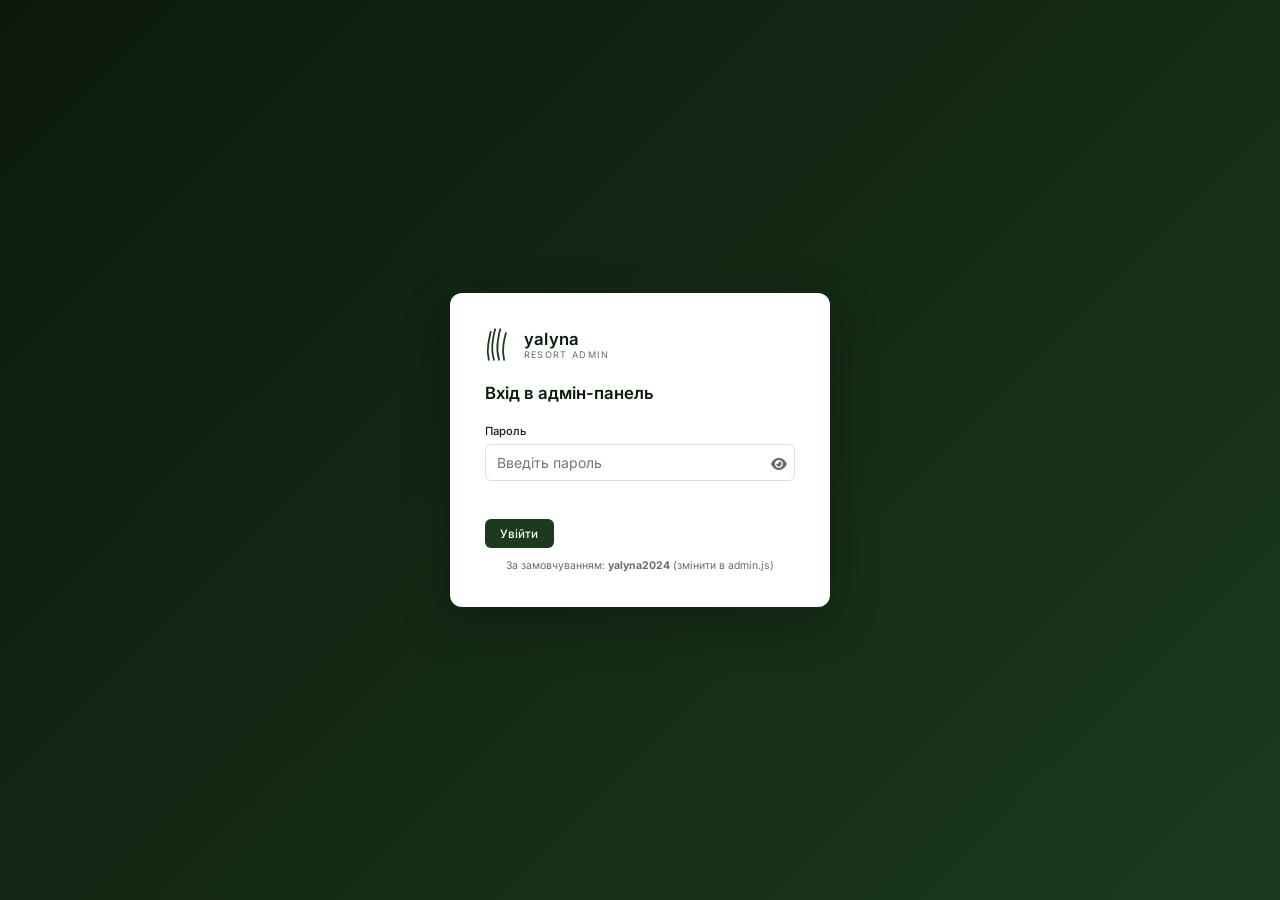
<file: admin/index.html>
<!DOCTYPE html>
<html lang="uk">
<head>
  <meta charset="UTF-8">
  <meta name="viewport" content="width=device-width, initial-scale=1.0">
  <title>Yalyna Resort — Адмін-панель</title>
  <link rel="preconnect" href="https://fonts.googleapis.com">
  <link href="https://fonts.googleapis.com/css2?family=Inter:wght@300;400;500;600;700&display=swap" rel="stylesheet">
  <link rel="stylesheet" href="https://cdnjs.cloudflare.com/ajax/libs/font-awesome/6.5.0/css/all.min.css">
  <link rel="stylesheet" href="admin.css">
</head>
<body>

  <!-- LOGIN SCREEN -->
  <div class="login-screen" id="loginScreen">
    <div class="login-box">
      <div class="login-logo">
        <svg viewBox="0 0 44 54" fill="none"><path d="M6 50C6 50 3 38 5 26C7 14 9 6 9 6" stroke="currentColor" stroke-width="2.8" stroke-linecap="round" fill="none"/><path d="M14 50C14 50 10 36 12 22C14 8 16 2 16 2" stroke="currentColor" stroke-width="2.8" stroke-linecap="round" fill="none"/><path d="M22 50C22 50 18 36 20 22C22 8 24 2 24 2" stroke="currentColor" stroke-width="2.8" stroke-linecap="round" fill="none"/><path d="M30 50C30 50 27 38 29 26C31 14 33 8 33 8" stroke="currentColor" stroke-width="2.8" stroke-linecap="round" fill="none"/></svg>
        <div><span>yalyna</span><small>resort admin</small></div>
      </div>
      <h1>Вхід в адмін-панель</h1>
      <form id="loginForm">
        <div class="login-field">
          <label>Пароль</label>
          <div class="pw-wrap">
            <input type="password" id="loginPw" placeholder="Введіть пароль" autocomplete="current-password">
            <button type="button" class="pw-toggle" id="pwToggle"><i class="fas fa-eye"></i></button>
          </div>
        </div>
        <p class="login-error" id="loginError"></p>
        <button type="submit" class="admin-btn admin-btn--primary">Увійти</button>
        <p class="login-note">За замовчуванням: <strong>yalyna2024</strong> (змінити в admin.js)</p>
      </form>
    </div>
  </div>

  <!-- ADMIN APP -->
  <div class="admin-app" id="adminApp" style="display:none;">

    <!-- Sidebar -->
    <aside class="sidebar">
      <div class="sidebar__logo">
        <svg viewBox="0 0 44 54" fill="none"><path d="M6 50C6 50 3 38 5 26C7 14 9 6 9 6" stroke="currentColor" stroke-width="2.8" stroke-linecap="round" fill="none"/><path d="M14 50C14 50 10 36 12 22C14 8 16 2 16 2" stroke="currentColor" stroke-width="2.8" stroke-linecap="round" fill="none"/><path d="M22 50C22 50 18 36 20 22C22 8 24 2 24 2" stroke="currentColor" stroke-width="2.8" stroke-linecap="round" fill="none"/><path d="M30 50C30 50 27 38 29 26C31 14 33 8 33 8" stroke="currentColor" stroke-width="2.8" stroke-linecap="round" fill="none"/></svg>
        <div><span>yalyna</span><small>resort admin</small></div>
      </div>
      <nav class="sidebar__nav">
        <a href="#" class="snav-link active" data-page="dashboard"><i class="fas fa-chart-line"></i>Dashboard</a>
        <a href="#" class="snav-link" data-page="calendar"><i class="fas fa-calendar-alt"></i>Календар</a>
        <a href="#" class="snav-link" data-page="bookings"><i class="fas fa-list"></i>Заявки</a>
        <a href="#" class="snav-link" data-page="export"><i class="fas fa-file-export"></i>Експорт</a>
      </nav>
      <div class="sidebar__footer">
        <a href="../index.html" target="_blank" class="snav-link"><i class="fas fa-external-link-alt"></i>На сайт</a>
        <button class="snav-link" id="logoutBtn"><i class="fas fa-sign-out-alt"></i>Вийти</button>
      </div>
    </aside>

    <!-- Content -->
    <main class="admin-main">
      <header class="admin-header">
        <div>
          <h1 id="pageTitle">Dashboard</h1>
          <p id="pageSubtitle">Ласкаво просимо, адміністратор</p>
        </div>
        <div class="header-actions">
          <span class="sync-status" id="syncStatus"><i class="fas fa-circle"></i> Локальне сховище</span>
        </div>
      </header>

      <!-- PAGE: Dashboard -->
      <div class="page" id="page-dashboard">
        <div class="stats-grid">
          <div class="stat-card">
            <div class="stat-card__icon" style="background:#d0ecd5;color:#1a4a24"><i class="fas fa-calendar-check"></i></div>
            <div>
              <div class="stat-card__num" id="stat-booked">—</div>
              <div class="stat-card__label">Зайнятих дат</div>
            </div>
          </div>
          <div class="stat-card">
            <div class="stat-card__icon" style="background:#fbe8e5;color:#c4715a"><i class="fas fa-house"></i></div>
            <div>
              <div class="stat-card__num">3</div>
              <div class="stat-card__label">Котеджі</div>
            </div>
          </div>
          <div class="stat-card">
            <div class="stat-card__icon" style="background:#f0eade;color:#b8936a"><i class="fas fa-inbox"></i></div>
            <div>
              <div class="stat-card__num" id="stat-forms">0</div>
              <div class="stat-card__label">Збережених заявок</div>
            </div>
          </div>
          <div class="stat-card">
            <div class="stat-card__icon" style="background:#e8f0f8;color:#2a5090"><i class="fas fa-link"></i></div>
            <div>
              <div class="stat-card__num">Formspree</div>
              <div class="stat-card__label">Джерело форм</div>
            </div>
          </div>
        </div>

        <div class="dash-grid">
          <div class="admin-card">
            <div class="admin-card__head"><h3>Швидкий огляд доступності</h3></div>
            <div id="dash-overview"></div>
          </div>
          <div class="admin-card">
            <div class="admin-card__head"><h3>Останні дії</h3></div>
            <div id="dash-log">
              <p class="empty-state">Ще немає дій у цій сесії</p>
            </div>
          </div>
        </div>
      </div>

      <!-- PAGE: Calendar -->
      <div class="page" id="page-calendar" style="display:none;">
        <div class="cal-controls">
          <div class="cottage-tabs" id="cottageTabs">
            <button class="ctab active" data-key="smereka">«Смерека»</button>
            <button class="ctab" data-key="yavoryna">«Яворина»</button>
            <button class="ctab" data-key="verkhovyna">«Верховина»</button>
          </div>
          <div class="cal-actions">
            <button class="admin-btn admin-btn--sm admin-btn--ghost" id="clearMonthBtn">
              <i class="fas fa-eraser"></i> Очистити місяць
            </button>
            <button class="admin-btn admin-btn--sm admin-btn--primary" id="saveCalBtn">
              <i class="fas fa-save"></i> Зберегти
            </button>
          </div>
        </div>
        <div class="cal-hint">
          <i class="fas fa-info-circle"></i>
          Клікайте на дати щоб позначити як <strong>зайняті</strong> (червоний) або <strong>вільні</strong> (зелений).
          Сірі дати в минулому — недоступні для зміни.
        </div>
        <div class="admin-calendar-wrap">
          <div id="admin-cal"></div>
        </div>
        <div class="booked-list-wrap">
          <h4>Зайняті дати: <span id="activeCottageLabel"></span></h4>
          <div id="bookedList" class="booked-tags"></div>
        </div>
      </div>

      <!-- PAGE: Bookings -->
      <div class="page" id="page-bookings" style="display:none;">
        <div class="bookings-head">
          <p class="info-note">
            <i class="fas fa-info-circle"></i>
            Заявки надходять через Formspree на вашу пошту. Тут ви можете зберігати їх вручну після отримання.
          </p>
          <button class="admin-btn admin-btn--primary" id="addBookingBtn">
            <i class="fas fa-plus"></i> Додати заявку
          </button>
        </div>
        <div class="table-wrap">
          <table class="admin-table" id="bookingsTable">
            <thead>
              <tr>
                <th>#</th>
                <th>Ім'я</th>
                <th>Телефон</th>
                <th>Котедж</th>
                <th>Заїзд</th>
                <th>Виїзд</th>
                <th>Осіб</th>
                <th>Статус</th>
                <th>Дії</th>
              </tr>
            </thead>
            <tbody id="bookingsTbody"></tbody>
          </table>
          <p class="empty-state" id="bookingsEmpty">Ще немає заявок. Додайте першу!</p>
        </div>
      </div>

      <!-- PAGE: Export -->
      <div class="page" id="page-export" style="display:none;">
        <div class="export-grid">
          <div class="admin-card">
            <div class="admin-card__head"><h3>Експорт даних</h3></div>
            <div class="export-options">
              <button class="export-btn" id="exportJsonBtn">
                <i class="fas fa-file-code"></i>
                <strong>JSON</strong>
                <span>Всі дані (зайняті дати + заявки)</span>
              </button>
              <button class="export-btn" id="exportCsvBtn">
                <i class="fas fa-file-csv"></i>
                <strong>CSV</strong>
                <span>Тільки заявки для Excel/Sheets</span>
              </button>
            </div>
          </div>
          <div class="admin-card">
            <div class="admin-card__head"><h3>Імпорт даних</h3></div>
            <p style="margin-bottom:1rem;color:#666;font-size:0.9rem;">Завантажте раніше збережений JSON-файл</p>
            <input type="file" id="importFile" accept=".json" style="display:none;">
            <button class="export-btn" id="importBtn">
              <i class="fas fa-file-import"></i>
              <strong>Імпорт JSON</strong>
              <span>Відновити дані з файлу</span>
            </button>
          </div>
          <div class="admin-card">
            <div class="admin-card__head"><h3>Інтеграція</h3></div>
            <div class="integration-list">
              <div class="integration-item">
                <i class="fas fa-table" style="color:#0f9d58"></i>
                <div>
                  <strong>Google Sheets</strong>
                  <p>Використовуйте Formspree webhook → Zapier → Google Sheets для автоматичного збереження заявок</p>
                </div>
              </div>
              <div class="integration-item">
                <i class="fas fa-database" style="color:#ff6d00"></i>
                <div>
                  <strong>Airtable / Firebase</strong>
                  <p>Замініть localStorage в admin.js на API-виклики до вашої бази даних</p>
                </div>
              </div>
              <div class="integration-item">
                <i class="fab fa-telegram" style="color:#2ca5e0"></i>
                <div>
                  <strong>Telegram-бот</strong>
                  <p>Налаштуйте Formspree → Make/Zapier → Telegram для миттєвих сповіщень</p>
                </div>
              </div>
            </div>
          </div>
        </div>
      </div>

    </main>
  </div>

  <!-- Modal: Add Booking -->
  <div class="modal-overlay" id="bookingModal" style="display:none;">
    <div class="modal">
      <div class="modal-head">
        <h3>Нова заявка</h3>
        <button class="modal-close" id="modalClose"><i class="fas fa-times"></i></button>
      </div>
      <form class="modal-form" id="bookingModalForm">
        <div class="modal-grid">
          <div class="mform-group">
            <label>Ім'я *</label>
            <input type="text" id="mb-name" required placeholder="Ім'я та прізвище">
          </div>
          <div class="mform-group">
            <label>Телефон *</label>
            <input type="tel" id="mb-phone" required placeholder="+380...">
          </div>
          <div class="mform-group">
            <label>Котедж *</label>
            <select id="mb-cottage" required>
              <option value="">Оберіть</option>
              <option>Котедж «Смерека»</option>
              <option>Котедж «Яворина»</option>
              <option>Котедж «Верховина»</option>
            </select>
          </div>
          <div class="mform-group">
            <label>Email</label>
            <input type="email" id="mb-email" placeholder="email@...">
          </div>
          <div class="mform-group">
            <label>Заїзд *</label>
            <input type="date" id="mb-checkin" required>
          </div>
          <div class="mform-group">
            <label>Виїзд *</label>
            <input type="date" id="mb-checkout" required>
          </div>
          <div class="mform-group">
            <label>Дорослих</label>
            <select id="mb-adults">
              <option>1</option><option>2</option><option>3</option><option>4</option>
            </select>
          </div>
          <div class="mform-group">
            <label>Статус</label>
            <select id="mb-status">
              <option value="new">Нова</option>
              <option value="confirmed">Підтверджена</option>
              <option value="deposit">Депозит сплачено</option>
              <option value="done">Завершено</option>
              <option value="cancelled">Скасовано</option>
            </select>
          </div>
          <div class="mform-group mform-group--full">
            <label>Коментар</label>
            <textarea id="mb-comment" rows="2" placeholder="Нотатки..."></textarea>
          </div>
        </div>
        <div class="modal-actions">
          <button type="button" class="admin-btn admin-btn--ghost" id="modalCancel">Скасувати</button>
          <button type="submit" class="admin-btn admin-btn--primary">Зберегти</button>
        </div>
      </form>
    </div>
  </div>

  <script src="admin.js"></script>
</body>
</html>
</file>
<file: css/style.css>
/* ============================================
   YALYNA RESORT — Premium CSS
   Quiet Luxury · Carpathians
   ============================================ */

/* ─── Reset & Base ─────────────────────────── */
*, *::before, *::after { box-sizing: border-box; margin: 0; padding: 0; }

:root {
  --dark:         #0c1a0c;
  --forest:       #1b3a1e;
  --forest-mid:   #2a5230;
  --green-light:  #3d7a44;
  --beige:        #f0eade;
  --cream:        #f8f5ee;
  --white:        #ffffff;
  --terracotta:   #c4715a;
  --gold:         #b8936a;
  --text:         #1a1a1a;
  --text-muted:   #6a6a6a;
  --text-light:   #9a9a9a;
  --border:       #e2dbd0;
  --shadow:       rgba(12, 26, 12, 0.10);
  --shadow-md:    rgba(12, 26, 12, 0.18);

  --font-serif: 'Playfair Display', Georgia, serif;
  --font-sans:  'Inter', system-ui, -apple-system, sans-serif;

  --nav-h:    72px;
  --r:        4px;
  --r-lg:     12px;
  --transition: 0.28s ease;
}

html { scroll-behavior: smooth; font-size: 16px; }

body {
  font-family: var(--font-sans);
  color: var(--text);
  background: var(--cream);
  line-height: 1.65;
  overflow-x: hidden;
}

img { display: block; max-width: 100%; height: auto; }
a { color: inherit; text-decoration: none; }
ul, ol { list-style: none; }
button { cursor: pointer; border: none; background: none; font: inherit; }
input, select, textarea { font: inherit; }

/* ─── Typography ────────────────────────────── */
.section-title {
  font-family: var(--font-serif);
  font-size: clamp(2rem, 4vw, 3rem);
  font-weight: 600;
  line-height: 1.2;
  color: var(--dark);
}
.section-title em { font-style: italic; color: var(--forest-mid); }
.section-title--light { color: var(--white); }
.section-title--light em { color: rgba(255,255,255,0.75); }

.eyebrow {
  display: inline-block;
  font-family: var(--font-sans);
  font-size: 0.75rem;
  font-weight: 500;
  letter-spacing: 0.14em;
  text-transform: uppercase;
  color: var(--gold);
  margin-bottom: 0.85rem;
}
.eyebrow--light { color: rgba(255,255,255,0.6); }

.section-header { text-align: center; margin-bottom: 4rem; }
.section-sub {
  margin-top: 1rem;
  color: var(--text-muted);
  font-size: 1.05rem;
  max-width: 540px;
  margin-left: auto;
  margin-right: auto;
}

/* ─── Container & Section ────────────────────── */
.container { max-width: 1240px; margin: 0 auto; padding: 0 24px; }
.section   { padding: 96px 0; }

/* ─── Buttons ───────────────────────────────── */
.btn {
  display: inline-flex;
  align-items: center;
  gap: 0.5rem;
  padding: 0.8rem 1.8rem;
  font-size: 0.9rem;
  font-weight: 500;
  letter-spacing: 0.04em;
  border-radius: var(--r);
  transition: var(--transition);
  cursor: pointer;
  white-space: nowrap;
}
.btn--primary {
  background: var(--forest);
  color: var(--white);
  border: 1.5px solid var(--forest);
}
.btn--primary:hover { background: var(--dark); border-color: var(--dark); transform: translateY(-1px); box-shadow: 0 6px 20px var(--shadow-md); }

.btn--ghost {
  background: transparent;
  color: var(--forest);
  border: 1.5px solid var(--forest);
}
.btn--ghost:hover { background: var(--forest); color: var(--white); }

.btn--ghost-white {
  background: transparent;
  color: var(--white);
  border: 1.5px solid rgba(255,255,255,0.6);
}
.btn--ghost-white:hover { background: rgba(255,255,255,0.12); border-color: var(--white); }

.btn--lg { padding: 1rem 2.4rem; font-size: 1rem; }

/* ─── Image placeholders ─────────────────────── */
/* Replace .img-ph with <img> tags for real photos */
.img-ph {
  width: 100%;
  height: 100%;
  border-radius: inherit;
}
.img-ph--forest   { background: linear-gradient(160deg, #0c1a0c 0%, #1b3a1e 40%, #2a5230 100%); }
.img-ph--interior { background: linear-gradient(160deg, #2a1f14 0%, #3d2e1e 50%, #5a4535 100%); }
.img-ph--pool     { background: linear-gradient(160deg, #0c2030 0%, #1b3d50 50%, #2a5a70 100%); }
.img-ph--cottage1 { background: linear-gradient(160deg, #1a2a15 0%, #2d4a22 50%, #3d6030 100%); }
.img-ph--cottage2 { background: linear-gradient(160deg, #251a0c 0%, #3d2e18 50%, #5a4525 100%); }
.img-ph--cottage3 { background: linear-gradient(160deg, #0c1820 0%, #1b3040 50%, #2a4a5a 100%); }
.img-ph--pets     { background: linear-gradient(160deg, #1a1a0c 0%, #2d3018 50%, #404530 100%); }
.img-ph--conds    { background: linear-gradient(160deg, #1a0c10 0%, #301820 50%, #45282d 100%); }

/* Centered "Photo" label on placeholders */
.img-ph::after {
  content: attr(data-label);
}

/* ═══════════════════════════════════════════
   NAVIGATION
═══════════════════════════════════════════ */
.nav {
  position: fixed;
  top: 0; left: 0; right: 0;
  z-index: 1000;
  transition: background var(--transition), box-shadow var(--transition);
}
.nav.scrolled {
  background: rgba(12, 26, 12, 0.97);
  backdrop-filter: blur(12px);
  box-shadow: 0 2px 24px rgba(0,0,0,0.3);
}
.nav__inner {
  max-width: 1240px;
  margin: 0 auto;
  padding: 0 24px;
  height: var(--nav-h);
  display: flex;
  align-items: center;
  justify-content: space-between;
  gap: 2rem;
}

/* Logo */
.nav__logo {
  display: flex;
  align-items: center;
  gap: 0.75rem;
  color: var(--white);
  flex-shrink: 0;
}
.nav__logo-icon {
  width: 32px;
  height: auto;
  color: var(--white);
}
.nav__logo-text {
  display: flex;
  flex-direction: column;
  line-height: 1;
}
.nav__name {
  font-family: var(--font-serif);
  font-size: 1.35rem;
  font-weight: 500;
  letter-spacing: 0.02em;
}
.nav__sub {
  font-size: 0.65rem;
  letter-spacing: 0.2em;
  text-transform: uppercase;
  color: rgba(255,255,255,0.6);
  margin-top: 2px;
}

/* Links */
.nav__links {
  display: flex;
  align-items: center;
  gap: 0.25rem;
}
.nav__link {
  color: rgba(255,255,255,0.82);
  font-size: 0.88rem;
  font-weight: 400;
  padding: 0.45rem 0.85rem;
  border-radius: var(--r);
  transition: var(--transition);
}
.nav__link:hover { color: var(--white); background: rgba(255,255,255,0.08); }
.nav__link--cta {
  background: var(--forest-mid);
  color: var(--white);
  padding: 0.55rem 1.25rem;
  margin-left: 0.5rem;
}
.nav__link--cta:hover { background: var(--green-light); }

/* Burger */
.nav__burger {
  display: none;
  flex-direction: column;
  gap: 5px;
  padding: 8px;
}
.nav__burger span {
  display: block;
  width: 24px;
  height: 2px;
  background: var(--white);
  border-radius: 2px;
  transition: var(--transition);
}
.nav__burger.active span:nth-child(1) { transform: translateY(7px) rotate(45deg); }
.nav__burger.active span:nth-child(2) { opacity: 0; }
.nav__burger.active span:nth-child(3) { transform: translateY(-7px) rotate(-45deg); }

/* ═══════════════════════════════════════════
   HERO
═══════════════════════════════════════════ */
.hero {
  position: relative;
  height: 100vh;
  min-height: 620px;
  display: flex;
  align-items: center;
  justify-content: center;
  overflow: hidden;
}
.hero__bg {
  position: absolute;
  inset: 0;
  background: linear-gradient(160deg, #050d05 0%, #0c1a0c 30%, #1b3a1e 65%, #0e2010 100%);
}
/* Texture overlay to suggest forest */
.hero__bg::after {
  content: '';
  position: absolute;
  inset: 0;
  background:
    radial-gradient(ellipse 60% 40% at 70% 60%, rgba(42,82,48,0.35) 0%, transparent 70%),
    radial-gradient(ellipse 40% 60% at 30% 30%, rgba(27,58,30,0.4) 0%, transparent 70%);
}
.hero__overlay {
  position: absolute;
  inset: 0;
  background: linear-gradient(to bottom,
    rgba(5, 13, 5, 0.55) 0%,
    rgba(5, 13, 5, 0.25) 50%,
    rgba(5, 13, 5, 0.7) 100%
  );
}
.hero__content {
  position: relative;
  z-index: 2;
  text-align: center;
  padding: 0 24px;
  max-width: 760px;
}
.hero__logo-wrap {
  width: 52px;
  margin: 0 auto 1.5rem;
  opacity: 0.9;
}
.hero__logo-wrap svg { width: 100%; }

.hero__eyebrow {
  font-size: 0.78rem;
  font-weight: 500;
  letter-spacing: 0.2em;
  text-transform: uppercase;
  color: rgba(255,255,255,0.55);
  margin-bottom: 1rem;
}
.hero__title {
  font-family: var(--font-serif);
  font-size: clamp(2.6rem, 6vw, 4.5rem);
  font-weight: 600;
  color: var(--white);
  line-height: 1.15;
  margin-bottom: 1.25rem;
}
.hero__title em {
  font-style: italic;
  color: rgba(255,255,255,0.85);
}
.hero__subtitle {
  font-size: clamp(0.95rem, 1.8vw, 1.1rem);
  color: rgba(255,255,255,0.65);
  line-height: 1.7;
  margin-bottom: 2.5rem;
}
.hero__cta {
  display: flex;
  gap: 1rem;
  justify-content: center;
  flex-wrap: wrap;
}

.hero__scroll-hint {
  position: absolute;
  bottom: 36px;
  left: 50%;
  transform: translateX(-50%);
  display: flex;
  flex-direction: column;
  align-items: center;
  gap: 10px;
  color: rgba(255,255,255,0.4);
  font-size: 0.7rem;
  letter-spacing: 0.15em;
  text-transform: uppercase;
  z-index: 2;
}
.hero__scroll-line {
  width: 1px;
  height: 48px;
  background: linear-gradient(to bottom, rgba(255,255,255,0.35), transparent);
  animation: scrollPulse 2s ease-in-out infinite;
}
@keyframes scrollPulse {
  0%, 100% { opacity: 0.4; transform: scaleY(1); }
  50% { opacity: 0.8; transform: scaleY(0.8); }
}

/* ═══════════════════════════════════════════
   ABOUT
═══════════════════════════════════════════ */
.about__grid {
  display: grid;
  grid-template-columns: 1fr 1fr;
  gap: 5rem;
  align-items: center;
}
.about__text h2 { margin-bottom: 1.25rem; }
.about__text p {
  color: var(--text-muted);
  margin-bottom: 1rem;
  font-size: 1.02rem;
}
.about__features {
  display: grid;
  grid-template-columns: 1fr 1fr;
  gap: 0.75rem;
  margin-top: 2rem;
}
.about__features li {
  display: flex;
  align-items: center;
  gap: 0.6rem;
  font-size: 0.9rem;
  color: var(--text);
}
.about__features li i {
  width: 18px;
  color: var(--forest-mid);
  flex-shrink: 0;
}

/* Gallery */
.about__gallery {
  display: grid;
  grid-template-columns: 1fr 1fr;
  grid-template-rows: auto auto;
  gap: 12px;
  height: 480px;
}
.about__img { border-radius: var(--r-lg); overflow: hidden; }
.about__img--main {
  grid-column: 1 / 2;
  grid-row: 1 / 3;
}
.about__img--sm1 { grid-column: 2; grid-row: 1; }
.about__img--sm2 { grid-column: 2; grid-row: 2; }

/* ═══════════════════════════════════════════
   COTTAGES
═══════════════════════════════════════════ */
.cottages { background: var(--white); }

.cottage {
  display: grid;
  grid-template-columns: 1fr 1fr;
  gap: 0;
  margin-bottom: 5rem;
  border-radius: var(--r-lg);
  overflow: hidden;
  box-shadow: 0 4px 32px var(--shadow);
  background: var(--white);
}
.cottage:last-child { margin-bottom: 0; }
.cottage--reverse { direction: rtl; }
.cottage--reverse > * { direction: ltr; }

.cottage__media {
  position: relative;
  min-height: 480px;
}
.cottage__media .img-ph { height: 100%; border-radius: 0; min-height: 480px; }

.cottage__badge {
  position: absolute;
  top: 20px;
  left: 20px;
  background: rgba(12,26,12,0.8);
  color: var(--white);
  font-size: 0.75rem;
  font-weight: 500;
  letter-spacing: 0.06em;
  padding: 0.35rem 0.85rem;
  border-radius: 100px;
  backdrop-filter: blur(8px);
}
.cottage__badge--hot  { background: rgba(196,113,90,0.85); }
.cottage__badge--prem { background: rgba(184,147,106,0.9); }

.cottage__body {
  padding: 2.5rem;
  display: flex;
  flex-direction: column;
  gap: 1.25rem;
}
.cottage__head h3 {
  font-family: var(--font-serif);
  font-size: 1.7rem;
  font-weight: 600;
  color: var(--dark);
  margin-bottom: 0.5rem;
}
.cottage__meta {
  display: flex;
  gap: 1rem;
  flex-wrap: wrap;
  font-size: 0.82rem;
  color: var(--text-muted);
}
.cottage__meta i { color: var(--forest-mid); margin-right: 3px; }

.cottage__desc { color: var(--text-muted); font-size: 0.95rem; line-height: 1.7; }

.cottage__tags {
  display: flex;
  flex-wrap: wrap;
  gap: 0.4rem;
}
.cottage__tags span {
  display: inline-flex;
  align-items: center;
  gap: 0.35rem;
  font-size: 0.78rem;
  background: var(--cream);
  color: var(--text-muted);
  padding: 0.3rem 0.7rem;
  border-radius: 100px;
  border: 1px solid var(--border);
}
.cottage__tags span i { color: var(--forest-mid); font-size: 0.72rem; }

/* Calendar inside cottage */
.cottage__cal-wrap { border-top: 1px solid var(--border); padding-top: 1.25rem; }
.cal-header { display: flex; align-items: center; justify-content: space-between; margin-bottom: 0.75rem; }
.cal-header h4 { font-size: 0.85rem; font-weight: 600; color: var(--dark); text-transform: uppercase; letter-spacing: 0.06em; }
.cal-legend { display: flex; gap: 0.75rem; }
.cal-legend__free, .cal-legend__booked {
  display: flex;
  align-items: center;
  gap: 5px;
  font-size: 0.72rem;
  color: var(--text-muted);
}
.cal-legend__free::before {
  content: '';
  width: 10px; height: 10px;
  border-radius: 2px;
  background: #d0ecd5;
  border: 1px solid #8fcf9c;
}
.cal-legend__booked::before {
  content: '';
  width: 10px; height: 10px;
  border-radius: 2px;
  background: #fbe8e5;
  border: 1px solid #e5a89e;
}

/* Calendar Component */
.calendar-box {
  user-select: none;
}
.cal-nav {
  display: flex;
  align-items: center;
  justify-content: space-between;
  margin-bottom: 0.6rem;
}
.cal-nav__month {
  font-size: 0.9rem;
  font-weight: 600;
  color: var(--dark);
}
.cal-nav button {
  width: 28px; height: 28px;
  display: flex; align-items: center; justify-content: center;
  border-radius: 50%;
  color: var(--text-muted);
  transition: var(--transition);
  font-size: 0.75rem;
}
.cal-nav button:hover { background: var(--beige); color: var(--dark); }

.cal-grid {
  display: grid;
  grid-template-columns: repeat(7, 1fr);
  gap: 3px;
}
.cal-day-label {
  font-size: 0.68rem;
  font-weight: 600;
  text-align: center;
  color: var(--text-light);
  letter-spacing: 0.04em;
  padding: 4px 0;
  text-transform: uppercase;
}
.cal-day {
  aspect-ratio: 1;
  display: flex;
  align-items: center;
  justify-content: center;
  font-size: 0.78rem;
  border-radius: var(--r);
  cursor: pointer;
  transition: var(--transition);
  border: 1px solid transparent;
  color: var(--text);
}
.cal-day.empty { visibility: hidden; }
.cal-day.past { color: var(--text-light); cursor: default; opacity: 0.45; }
.cal-day.today { border-color: var(--forest-mid); font-weight: 600; }
.cal-day.free { background: #d0ecd5; color: #1a4a24; }
.cal-day.free:hover { background: #b8e2bf; transform: scale(1.05); }
.cal-day.booked {
  background: #fbe8e5;
  color: #c4715a;
  cursor: not-allowed;
  text-decoration: line-through;
  opacity: 0.7;
}
.cal-day.selected {
  background: var(--forest);
  color: var(--white);
  font-weight: 600;
  transform: scale(1.05);
}
.cal-day.in-range { background: rgba(42,82,48,0.12); }

.cottage__footer {
  display: flex;
  align-items: center;
  justify-content: space-between;
  border-top: 1px solid var(--border);
  padding-top: 1.25rem;
  margin-top: auto;
}
.cottage__price { display: flex; align-items: baseline; gap: 0.3rem; }
.price-from { font-size: 0.78rem; color: var(--text-muted); }
.price-num { font-family: var(--font-serif); font-size: 1.8rem; font-weight: 700; color: var(--dark); }
.price-cur { font-size: 0.85rem; color: var(--text-muted); }

/* ═══════════════════════════════════════════
   PRICES
═══════════════════════════════════════════ */
.prices__table-wrap {
  overflow-x: auto;
  border-radius: var(--r-lg);
  box-shadow: 0 2px 24px var(--shadow);
  margin-bottom: 2.5rem;
}
.prices-table {
  width: 100%;
  border-collapse: collapse;
  background: var(--white);
  font-size: 0.95rem;
}
.prices-table th, .prices-table td { padding: 1rem 1.25rem; text-align: left; border-bottom: 1px solid var(--border); }
.prices-table thead { background: var(--dark); color: var(--white); }
.prices-table thead th { font-weight: 500; font-size: 0.85rem; letter-spacing: 0.04em; border-bottom: none; }
.prices-table thead th small { display: block; font-size: 0.72rem; opacity: 0.55; font-weight: 400; margin-top: 2px; }
.prices-table tbody tr:last-child td { border-bottom: none; }
.prices-table tbody tr:hover td { background: var(--cream); }
.prices-table td strong { display: block; font-weight: 600; color: var(--dark); }
.prices-table td small { font-size: 0.78rem; color: var(--text-muted); }
.p-cell { font-weight: 500; text-align: center; }
.p-cell--wknd { color: var(--forest-mid); font-weight: 600; }
.p-cell--hol { color: var(--terracotta); font-weight: 600; }

.prices__notes {
  display: grid;
  grid-template-columns: repeat(4, 1fr);
  gap: 1rem;
}
.pnote {
  display: flex;
  align-items: flex-start;
  gap: 0.75rem;
  background: var(--white);
  border-radius: var(--r-lg);
  padding: 1.25rem;
  border: 1px solid var(--border);
}
.pnote i { color: var(--forest-mid); margin-top: 2px; flex-shrink: 0; }
.pnote p { font-size: 0.88rem; color: var(--text-muted); }
.pnote strong { color: var(--dark); }

/* ═══════════════════════════════════════════
   INFRASTRUCTURE
═══════════════════════════════════════════ */
.infra {
  position: relative;
  overflow: hidden;
}
.infra__bg {
  position: absolute;
  inset: 0;
  background: linear-gradient(160deg, #0c1a0c 0%, #1b3a1e 50%, #0e2010 100%);
}
.infra__bg::after {
  content: '';
  position: absolute;
  inset: 0;
  background: radial-gradient(ellipse 80% 60% at 50% 50%, rgba(42,82,48,0.4) 0%, transparent 70%);
}
.infra__container { position: relative; z-index: 1; }

.infra__grid {
  display: grid;
  grid-template-columns: repeat(3, 1fr);
  gap: 1.5rem;
}
.infra-card {
  background: rgba(255,255,255,0.06);
  border: 1px solid rgba(255,255,255,0.1);
  border-radius: var(--r-lg);
  padding: 2rem;
  backdrop-filter: blur(8px);
  transition: var(--transition);
}
.infra-card:hover {
  background: rgba(255,255,255,0.1);
  transform: translateY(-4px);
  box-shadow: 0 8px 32px rgba(0,0,0,0.3);
}
.infra-card__icon {
  width: 48px; height: 48px;
  background: rgba(255,255,255,0.1);
  border-radius: var(--r-lg);
  display: flex; align-items: center; justify-content: center;
  font-size: 1.2rem;
  color: rgba(255,255,255,0.8);
  margin-bottom: 1.25rem;
}
.infra-card h3 {
  font-family: var(--font-serif);
  font-size: 1.15rem;
  font-weight: 600;
  color: var(--white);
  margin-bottom: 0.6rem;
}
.infra-card p { font-size: 0.88rem; color: rgba(255,255,255,0.55); line-height: 1.65; }

/* ═══════════════════════════════════════════
   PET-FRIENDLY
═══════════════════════════════════════════ */
.pets { background: var(--white); }
.pets__grid {
  display: grid;
  grid-template-columns: 1fr 1fr;
  gap: 5rem;
  align-items: center;
}
.pets__media {
  height: 480px;
  border-radius: var(--r-lg);
  overflow: hidden;
}
.pets__content h2 { margin-bottom: 1rem; }
.pets__content > p { color: var(--text-muted); margin-bottom: 1.5rem; }
.pets__rules { display: flex; flex-direction: column; gap: 0.75rem; }
.pets__rules li {
  display: flex;
  align-items: flex-start;
  gap: 0.75rem;
  font-size: 0.93rem;
  color: var(--text);
}
.pets__rules li i { margin-top: 3px; flex-shrink: 0; }
.pets__rules li .fa-circle-check { color: var(--forest-mid); }
.pets__rules li .fa-circle-info  { color: var(--gold); }

/* ═══════════════════════════════════════════
   LOYALTY
═══════════════════════════════════════════ */
.loyalty { background: var(--cream); }
.loyalty__grid {
  display: grid;
  grid-template-columns: repeat(3, 1fr);
  gap: 1.5rem;
}
.loyalty-card {
  background: var(--white);
  border-radius: var(--r-lg);
  padding: 2rem;
  border: 1px solid var(--border);
  text-align: center;
  position: relative;
  transition: var(--transition);
}
.loyalty-card:hover { transform: translateY(-4px); box-shadow: 0 8px 32px var(--shadow-md); }
.loyalty-card__badge {
  position: absolute;
  top: -16px;
  left: 50%;
  transform: translateX(-50%);
  background: var(--forest);
  color: var(--white);
  font-family: var(--font-serif);
  font-size: 1.2rem;
  font-weight: 700;
  padding: 0.3rem 1rem;
  border-radius: 100px;
  white-space: nowrap;
}
.loyalty-card__icon {
  width: 56px; height: 56px;
  background: var(--cream);
  border-radius: 50%;
  display: flex; align-items: center; justify-content: center;
  font-size: 1.4rem;
  color: var(--forest-mid);
  margin: 1.5rem auto 1rem;
}
.loyalty-card h3 {
  font-family: var(--font-serif);
  font-size: 1.2rem;
  color: var(--dark);
  margin-bottom: 0.6rem;
}
.loyalty-card p { font-size: 0.88rem; color: var(--text-muted); margin-bottom: 1rem; }
.loyalty-card__note {
  font-size: 0.75rem;
  color: var(--text-light);
  background: var(--cream);
  padding: 0.3rem 0.75rem;
  border-radius: 100px;
}

/* ═══════════════════════════════════════════
   CONDITIONS
═══════════════════════════════════════════ */
.conds { background: var(--white); }
.conds__grid {
  display: grid;
  grid-template-columns: 1fr 1fr;
  gap: 5rem;
  align-items: center;
}
.conds__content h2 { margin-bottom: 2rem; }
.conds__list { display: flex; flex-direction: column; gap: 1.5rem; }
.cond-item {
  display: flex;
  gap: 1.25rem;
  align-items: flex-start;
}
.cond-item__num {
  font-family: var(--font-serif);
  font-size: 1.6rem;
  font-weight: 700;
  color: var(--border);
  line-height: 1;
  min-width: 42px;
  flex-shrink: 0;
}
.cond-item h4 { font-size: 0.95rem; font-weight: 600; color: var(--dark); margin-bottom: 0.35rem; }
.cond-item p  { font-size: 0.88rem; color: var(--text-muted); line-height: 1.6; }

.conds__media {
  height: 520px;
  border-radius: var(--r-lg);
  overflow: hidden;
}

/* ═══════════════════════════════════════════
   BOOKING FORM
═══════════════════════════════════════════ */
.booking { background: var(--cream); }

.booking-form {
  max-width: 860px;
  margin: 0 auto;
  background: var(--white);
  border-radius: var(--r-lg);
  padding: 3rem;
  border: 1px solid var(--border);
  box-shadow: 0 4px 40px var(--shadow);
}

.form-grid {
  display: grid;
  grid-template-columns: 1fr 1fr;
  gap: 1.25rem;
  margin-bottom: 1.5rem;
}
.form-group { display: flex; flex-direction: column; gap: 0.4rem; }
.form-group--full { grid-column: 1 / -1; }

.form-group label {
  font-size: 0.82rem;
  font-weight: 500;
  color: var(--text);
  letter-spacing: 0.02em;
}
.req { color: var(--terracotta); }

.form-group input,
.form-group select,
.form-group textarea {
  width: 100%;
  padding: 0.7rem 0.9rem;
  border: 1.5px solid var(--border);
  border-radius: var(--r);
  color: var(--text);
  background: var(--cream);
  transition: var(--transition);
  font-size: 0.92rem;
}
.form-group input:focus,
.form-group select:focus,
.form-group textarea:focus {
  outline: none;
  border-color: var(--forest-mid);
  background: var(--white);
  box-shadow: 0 0 0 3px rgba(42,82,48,0.1);
}
.form-group input.invalid,
.form-group select.invalid,
.form-group textarea.invalid {
  border-color: var(--terracotta);
}
.field-error { font-size: 0.75rem; color: var(--terracotta); min-height: 1em; }

.form-promo {
  display: flex;
  align-items: flex-start;
  gap: 0.75rem;
  background: var(--cream);
  border-radius: var(--r);
  padding: 0.85rem 1rem;
  margin-bottom: 1.25rem;
  border: 1px solid var(--border);
}
.form-promo i { color: var(--gold); margin-top: 2px; flex-shrink: 0; }
.form-promo p { font-size: 0.84rem; color: var(--text-muted); }

.form-summary {
  background: var(--cream);
  border-radius: var(--r);
  padding: 1rem;
  margin-bottom: 1.25rem;
  border: 1px solid var(--border);
  font-size: 0.88rem;
  color: var(--text);
  display: none;
}
.form-summary.visible { display: block; }
.form-summary strong { color: var(--forest); }

.booking-form .btn--lg {
  width: 100%;
  justify-content: center;
  margin-bottom: 1rem;
}
.btn--loading { opacity: 0.7; pointer-events: none; }

.form-secure {
  display: flex;
  align-items: center;
  justify-content: center;
  gap: 0.5rem;
  font-size: 0.78rem;
  color: var(--text-light);
  text-align: center;
}
.form-secure i { color: var(--forest-mid); }

/* Success state */
.booking-success {
  display: none;
  text-align: center;
  padding: 5rem 2rem;
}
.booking-success.visible { display: block; }
.booking-success__icon {
  font-size: 4rem;
  color: var(--forest-mid);
  margin-bottom: 1.25rem;
}
.booking-success h3 {
  font-family: var(--font-serif);
  font-size: 1.8rem;
  color: var(--dark);
  margin-bottom: 1rem;
}
.booking-success p { color: var(--text-muted); max-width: 480px; margin: 0 auto 2rem; }

/* ═══════════════════════════════════════════
   CONTACTS
═══════════════════════════════════════════ */
.contacts { background: var(--white); }
.contacts__grid {
  display: grid;
  grid-template-columns: 1fr 1fr;
  gap: 4rem;
  align-items: start;
}
.contacts__info { display: flex; flex-direction: column; gap: 1rem; }
.contact-card {
  display: flex;
  align-items: flex-start;
  gap: 1rem;
  background: var(--cream);
  border-radius: var(--r-lg);
  padding: 1.25rem 1.5rem;
  border: 1px solid var(--border);
  transition: var(--transition);
}
a.contact-card:hover { border-color: var(--forest-mid); box-shadow: 0 4px 16px var(--shadow); transform: translateX(4px); }
.contact-card__icon {
  width: 44px; height: 44px;
  background: var(--forest);
  border-radius: var(--r);
  display: flex; align-items: center; justify-content: center;
  color: var(--white);
  font-size: 1rem;
  flex-shrink: 0;
}
.contact-card h4 { font-size: 0.8rem; font-weight: 600; color: var(--text-light); text-transform: uppercase; letter-spacing: 0.08em; margin-bottom: 0.25rem; }
.contact-card p  { font-size: 0.98rem; font-weight: 500; color: var(--dark); }
.contact-card small { font-size: 0.8rem; color: var(--text-muted); }
.map-link { font-size: 0.82rem; color: var(--forest-mid); display: inline-flex; align-items: center; gap: 0.3rem; margin-top: 0.25rem; }
.map-link:hover { text-decoration: underline; }

.contacts__map { border-radius: var(--r-lg); overflow: hidden; height: 380px; border: 1px solid var(--border); }
.map-embed { width: 100%; height: 100%; background: var(--beige); }
.map-embed iframe { width: 100%; height: 100%; display: block; }

/* ═══════════════════════════════════════════
   FOOTER
═══════════════════════════════════════════ */
.footer {
  background: var(--dark);
  color: rgba(255,255,255,0.65);
  padding: 5rem 0 0;
}
.footer__grid {
  display: grid;
  grid-template-columns: 2fr 1fr 1fr 1.5fr;
  gap: 3rem;
  padding-bottom: 3.5rem;
  border-bottom: 1px solid rgba(255,255,255,0.1);
}
.footer__brand { display: flex; flex-direction: column; gap: 1rem; }
.footer__logo {
  display: flex;
  align-items: center;
  gap: 0.75rem;
  color: var(--white);
}
.footer__logo svg { width: 28px; }
.footer__logo-text { display: flex; flex-direction: column; line-height: 1; }
.footer__logo-text span { font-family: var(--font-serif); font-size: 1.2rem; font-weight: 500; color: var(--white); }
.footer__logo-text small { font-size: 0.6rem; letter-spacing: 0.2em; text-transform: uppercase; color: rgba(255,255,255,0.4); margin-top: 2px; }
.footer__brand p { font-size: 0.86rem; line-height: 1.7; }
.footer__social { display: flex; gap: 0.75rem; }
.footer__social a {
  width: 36px; height: 36px;
  background: rgba(255,255,255,0.08);
  border-radius: 50%;
  display: flex; align-items: center; justify-content: center;
  color: rgba(255,255,255,0.7);
  transition: var(--transition);
}
.footer__social a:hover { background: var(--forest-mid); color: var(--white); }

.footer__nav h4,
.footer__info h4,
.footer__contact h4 {
  font-size: 0.8rem;
  font-weight: 600;
  letter-spacing: 0.1em;
  text-transform: uppercase;
  color: var(--white);
  margin-bottom: 1rem;
}
.footer__nav ul, .footer__info ul { display: flex; flex-direction: column; gap: 0.5rem; }
.footer__nav a, .footer__info a { font-size: 0.88rem; transition: var(--transition); }
.footer__nav a:hover, .footer__info a:hover { color: var(--white); }

.footer__contact p {
  display: flex;
  align-items: center;
  gap: 0.6rem;
  font-size: 0.86rem;
  margin-bottom: 0.5rem;
}
.footer__contact i { width: 16px; color: var(--forest-mid); }
.footer__contact a { transition: var(--transition); }
.footer__contact a:hover { color: var(--white); }
.footer__hours { color: var(--text-light); }

.footer__bottom {
  display: flex;
  align-items: center;
  justify-content: space-between;
  padding: 1.5rem 0;
  font-size: 0.8rem;
  color: rgba(255,255,255,0.3);
}

/* ─── Back to top ────────────────────────────── */
.back-top {
  position: fixed;
  bottom: 32px;
  right: 32px;
  z-index: 900;
  width: 44px; height: 44px;
  background: var(--forest);
  color: var(--white);
  border-radius: 50%;
  display: flex; align-items: center; justify-content: center;
  box-shadow: 0 4px 16px rgba(0,0,0,0.3);
  opacity: 0;
  pointer-events: none;
  transform: translateY(12px);
  transition: var(--transition);
}
.back-top.visible { opacity: 1; pointer-events: auto; transform: translateY(0); }
.back-top:hover { background: var(--dark); transform: translateY(-2px); }

/* ═══════════════════════════════════════════
   SCROLL ANIMATIONS
═══════════════════════════════════════════ */
.reveal-up,
.reveal-left,
.reveal-right {
  opacity: 0;
  transition: opacity 0.7s ease, transform 0.7s ease;
}
.reveal-up   { transform: translateY(32px); }
.reveal-left { transform: translateX(-32px); }
.reveal-right{ transform: translateX(32px); }

.revealed {
  opacity: 1 !important;
  transform: translate(0) !important;
}

/* Stagger siblings inside grids */
.infra__grid .infra-card:nth-child(1)  { transition-delay: 0.05s; }
.infra__grid .infra-card:nth-child(2)  { transition-delay: 0.12s; }
.infra__grid .infra-card:nth-child(3)  { transition-delay: 0.19s; }
.infra__grid .infra-card:nth-child(4)  { transition-delay: 0.26s; }
.infra__grid .infra-card:nth-child(5)  { transition-delay: 0.33s; }
.infra__grid .infra-card:nth-child(6)  { transition-delay: 0.40s; }
.loyalty__grid .loyalty-card:nth-child(1) { transition-delay: 0.05s; }
.loyalty__grid .loyalty-card:nth-child(2) { transition-delay: 0.15s; }
.loyalty__grid .loyalty-card:nth-child(3) { transition-delay: 0.25s; }

/* ═══════════════════════════════════════════
   RESPONSIVE
═══════════════════════════════════════════ */
@media (max-width: 1080px) {
  .about__grid,
  .pets__grid,
  .conds__grid { gap: 3rem; }
  .infra__grid { grid-template-columns: repeat(2, 1fr); }
  .prices__notes { grid-template-columns: repeat(2, 1fr); }
  .footer__grid { grid-template-columns: 1fr 1fr; gap: 2rem; }
}

@media (max-width: 900px) {
  :root { --nav-h: 64px; }
  .section { padding: 72px 0; }
  .cottage { grid-template-columns: 1fr; }
  .cottage--reverse { direction: ltr; }
  .cottage__media { min-height: 300px; }
  .cottage__media .img-ph { min-height: 300px; }
  .about__gallery { height: 340px; }
  .contacts__grid { grid-template-columns: 1fr; }
  .contacts__map { height: 300px; }
}

@media (max-width: 768px) {
  /* Mobile nav */
  .nav__burger { display: flex; }
  .nav__links {
    position: fixed;
    top: var(--nav-h);
    left: 0; right: 0;
    background: rgba(10, 22, 10, 0.98);
    backdrop-filter: blur(16px);
    flex-direction: column;
    align-items: flex-start;
    padding: 1.5rem 24px 2rem;
    gap: 0.25rem;
    transform: translateY(-120%);
    opacity: 0;
    pointer-events: none;
    transition: transform 0.36s ease, opacity 0.28s ease;
  }
  .nav__links.open {
    transform: translateY(0);
    opacity: 1;
    pointer-events: auto;
  }
  .nav__link { width: 100%; padding: 0.75rem 1rem; font-size: 1rem; border-radius: var(--r); }
  .nav__link--cta { margin-left: 0; width: 100%; justify-content: center; }

  .about__grid,
  .pets__grid,
  .conds__grid { grid-template-columns: 1fr; gap: 2.5rem; }
  .about__gallery { height: 280px; }
  .about__features { grid-template-columns: 1fr; }
  .loyalty__grid { grid-template-columns: 1fr; }
  .infra__grid { grid-template-columns: 1fr; }
  .prices__notes { grid-template-columns: 1fr 1fr; }
  .form-grid { grid-template-columns: 1fr; }
  .booking-form { padding: 1.75rem 1.25rem; }
  .footer__grid { grid-template-columns: 1fr; gap: 2rem; }
  .footer__bottom { flex-direction: column; gap: 0.5rem; text-align: center; }
  .pets__media, .conds__media { height: 260px; }
}

@media (max-width: 480px) {
  .section { padding: 56px 0; }
  .container { padding: 0 16px; }
  .hero__title { font-size: 2.2rem; }
  .hero__cta { flex-direction: column; align-items: center; }
  .hero__cta .btn { width: 100%; justify-content: center; }
  .prices__notes { grid-template-columns: 1fr; }
  .cottage__body { padding: 1.5rem; }
  .back-top { bottom: 20px; right: 20px; }
}
</file>
<file: admin/admin.css>
/* ============================================
   YALYNA RESORT — Admin Panel CSS
   ============================================ */
*, *::before, *::after { box-sizing: border-box; margin: 0; padding: 0; }
:root {
  --dark:       #0c1a0c;
  --forest:     #1b3a1e;
  --green-mid:  #2a5230;
  --green-l:    #d0ecd5;
  --red-l:      #fbe8e5;
  --red:        #c4715a;
  --gold:       #b8936a;
  --beige:      #f0eade;
  --cream:      #f8f5ee;
  --white:      #fff;
  --border:     #e2dbd0;
  --text:       #1a1a1a;
  --muted:      #6a6a6a;
  --sidebar-w:  220px;
  --font: 'Inter', system-ui, sans-serif;
  --r: 6px;
  --r-lg: 12px;
  --shadow: rgba(0,0,0,0.08);
}
html, body { height: 100%; font-family: var(--font); color: var(--text); background: var(--cream); font-size: 14px; }
a { color: inherit; text-decoration: none; }
button { cursor: pointer; border: none; background: none; font: inherit; }
input, select, textarea { font: inherit; }

/* ─── LOGIN ──────────────────────────────── */
.login-screen {
  min-height: 100vh;
  display: flex;
  align-items: center;
  justify-content: center;
  background: linear-gradient(135deg, #0c1a0c 0%, #1b3a1e 100%);
}
.login-box {
  background: #fff;
  border-radius: var(--r-lg);
  padding: 2.5rem;
  width: 100%;
  max-width: 380px;
  box-shadow: 0 16px 48px rgba(0,0,0,0.25);
}
.login-logo {
  display: flex;
  align-items: center;
  gap: 0.75rem;
  color: var(--dark);
  margin-bottom: 1.5rem;
}
.login-logo svg { width: 28px; color: var(--forest); }
.login-logo div { display: flex; flex-direction: column; line-height: 1; }
.login-logo span { font-size: 1.2rem; font-weight: 600; letter-spacing: 0.02em; }
.login-logo small { font-size: 0.65rem; letter-spacing: 0.15em; text-transform: uppercase; color: var(--muted); margin-top: 2px; }
.login-box h1 { font-size: 1.2rem; font-weight: 600; color: var(--dark); margin-bottom: 1.5rem; }
.login-field { margin-bottom: 1rem; }
.login-field label { display: block; font-size: 0.8rem; font-weight: 500; margin-bottom: 0.4rem; }
.pw-wrap { position: relative; }
.pw-wrap input { width: 100%; padding: 0.65rem 2.5rem 0.65rem 0.8rem; border: 1.5px solid var(--border); border-radius: var(--r); }
.pw-wrap input:focus { outline: none; border-color: var(--forest); }
.pw-toggle { position: absolute; right: 8px; top: 50%; transform: translateY(-50%); color: var(--muted); }
.login-error { color: var(--red); font-size: 0.8rem; margin-bottom: 0.75rem; min-height: 1.2em; }
.login-note { font-size: 0.75rem; color: var(--muted); margin-top: 0.75rem; text-align: center; }

/* ─── LAYOUT ─────────────────────────────── */
.admin-app { display: flex; min-height: 100vh; }

/* ─── SIDEBAR ────────────────────────────── */
.sidebar {
  width: var(--sidebar-w);
  background: var(--dark);
  color: rgba(255,255,255,0.7);
  display: flex;
  flex-direction: column;
  position: fixed;
  top: 0; left: 0; bottom: 0;
  z-index: 100;
}
.sidebar__logo {
  display: flex;
  align-items: center;
  gap: 0.75rem;
  color: #fff;
  padding: 1.25rem 1rem;
  border-bottom: 1px solid rgba(255,255,255,0.08);
}
.sidebar__logo svg { width: 24px; }
.sidebar__logo div { display: flex; flex-direction: column; line-height: 1; }
.sidebar__logo span { font-size: 1.05rem; font-weight: 600; }
.sidebar__logo small { font-size: 0.6rem; letter-spacing: 0.15em; text-transform: uppercase; color: rgba(255,255,255,0.35); margin-top: 2px; }

.sidebar__nav { flex: 1; padding: 0.75rem 0; overflow-y: auto; }
.sidebar__footer { padding: 0.75rem 0; border-top: 1px solid rgba(255,255,255,0.08); }

.snav-link {
  display: flex;
  align-items: center;
  gap: 0.65rem;
  padding: 0.65rem 1rem;
  color: rgba(255,255,255,0.6);
  font-size: 0.85rem;
  border-radius: 0;
  transition: 0.2s;
  width: 100%;
  text-align: left;
}
.snav-link i { width: 16px; text-align: center; font-size: 0.9rem; }
.snav-link:hover { color: #fff; background: rgba(255,255,255,0.06); }
.snav-link.active { color: #fff; background: var(--green-mid); border-left: 3px solid rgba(255,255,255,0.5); }

/* ─── MAIN ───────────────────────────────── */
.admin-main {
  margin-left: var(--sidebar-w);
  flex: 1;
  display: flex;
  flex-direction: column;
  min-height: 100vh;
  background: var(--cream);
}
.admin-header {
  background: var(--white);
  border-bottom: 1px solid var(--border);
  padding: 1rem 1.75rem;
  display: flex;
  align-items: center;
  justify-content: space-between;
  position: sticky;
  top: 0;
  z-index: 50;
}
.admin-header h1 { font-size: 1.15rem; font-weight: 600; color: var(--dark); }
.admin-header p  { font-size: 0.8rem; color: var(--muted); margin-top: 2px; }
.sync-status { font-size: 0.78rem; color: var(--muted); display: flex; align-items: center; gap: 0.4rem; }
.sync-status i { color: var(--green-mid); font-size: 0.55rem; }

.page { padding: 1.75rem; }

/* ─── STATS ──────────────────────────────── */
.stats-grid {
  display: grid;
  grid-template-columns: repeat(4, 1fr);
  gap: 1rem;
  margin-bottom: 1.5rem;
}
.stat-card {
  background: var(--white);
  border-radius: var(--r-lg);
  border: 1px solid var(--border);
  padding: 1.25rem;
  display: flex;
  align-items: center;
  gap: 1rem;
}
.stat-card__icon {
  width: 44px; height: 44px;
  border-radius: var(--r);
  display: flex; align-items: center; justify-content: center;
  font-size: 1.1rem;
  flex-shrink: 0;
}
.stat-card__num { font-size: 1.4rem; font-weight: 700; color: var(--dark); line-height: 1; }
.stat-card__label { font-size: 0.75rem; color: var(--muted); margin-top: 3px; }

/* ─── CARDS ──────────────────────────────── */
.dash-grid { display: grid; grid-template-columns: 1fr 1fr; gap: 1rem; }
.admin-card { background: var(--white); border-radius: var(--r-lg); border: 1px solid var(--border); overflow: hidden; }
.admin-card__head { padding: 1rem 1.25rem; border-bottom: 1px solid var(--border); }
.admin-card__head h3 { font-size: 0.9rem; font-weight: 600; color: var(--dark); }
.dash-overview-item { display: flex; align-items: center; justify-content: space-between; padding: 0.75rem 1.25rem; border-bottom: 1px solid var(--border); font-size: 0.85rem; }
.dash-overview-item:last-child { border-bottom: none; }
.dash-overview-item strong { color: var(--dark); }
.dash-free  { background: var(--green-l); color: #1a4a24; padding: 2px 8px; border-radius: 100px; font-size: 0.75rem; font-weight: 600; }
.dash-busy  { background: var(--red-l); color: var(--red); padding: 2px 8px; border-radius: 100px; font-size: 0.75rem; font-weight: 600; }
#dash-log { padding: 0.75rem 1.25rem; }
.log-item { padding: 0.5rem 0; border-bottom: 1px solid var(--border); font-size: 0.82rem; color: var(--muted); }
.log-item:last-child { border-bottom: none; }
.log-item strong { color: var(--dark); }

/* ─── CALENDAR ADMIN ─────────────────────── */
.cal-controls {
  display: flex;
  align-items: center;
  justify-content: space-between;
  margin-bottom: 1rem;
  flex-wrap: wrap;
  gap: 0.75rem;
}
.cottage-tabs { display: flex; gap: 0.5rem; }
.ctab {
  padding: 0.45rem 1rem;
  border-radius: 100px;
  font-size: 0.82rem;
  font-weight: 500;
  color: var(--muted);
  border: 1.5px solid var(--border);
  background: var(--white);
  transition: 0.2s;
}
.ctab.active { background: var(--forest); color: #fff; border-color: var(--forest); }
.cal-actions { display: flex; gap: 0.5rem; }
.cal-hint {
  background: #e8f4fd;
  border: 1px solid #b8d8f0;
  border-radius: var(--r);
  padding: 0.7rem 1rem;
  font-size: 0.82rem;
  color: #2a5090;
  display: flex;
  align-items: flex-start;
  gap: 0.5rem;
  margin-bottom: 1.25rem;
}
.admin-calendar-wrap { background: var(--white); border-radius: var(--r-lg); border: 1px solid var(--border); padding: 1.5rem; margin-bottom: 1.25rem; display: inline-block; min-width: 360px; }

/* Admin calendar grid */
#admin-cal .cal-grid { display: grid; grid-template-columns: repeat(7, 1fr); gap: 4px; }
#admin-cal .cal-nav { display: flex; align-items: center; justify-content: space-between; margin-bottom: 0.75rem; }
#admin-cal .cal-nav__month { font-size: 0.95rem; font-weight: 600; color: var(--dark); }
#admin-cal .cal-nav button { width: 30px; height: 30px; border-radius: 50%; display: flex; align-items: center; justify-content: center; color: var(--muted); transition: 0.2s; font-size: 0.8rem; }
#admin-cal .cal-nav button:hover { background: var(--beige); color: var(--dark); }
#admin-cal .cal-day-label { font-size: 0.7rem; text-align: center; color: var(--muted); font-weight: 600; text-transform: uppercase; padding: 4px 0; }
#admin-cal .cal-day { aspect-ratio: 1; display: flex; align-items: center; justify-content: center; font-size: 0.82rem; border-radius: var(--r); cursor: pointer; transition: 0.2s; border: 1px solid transparent; }
#admin-cal .cal-day.empty { visibility: hidden; }
#admin-cal .cal-day.past { color: var(--muted); cursor: default; opacity: 0.4; }
#admin-cal .cal-day.today { border-color: var(--green-mid); font-weight: 600; }
#admin-cal .cal-day.adm-free { background: var(--green-l); color: #1a4a24; }
#admin-cal .cal-day.adm-free:hover { background: #b8e2bf; transform: scale(1.05); }
#admin-cal .cal-day.adm-booked { background: var(--red-l); color: var(--red); text-decoration: line-through; }
#admin-cal .cal-day.adm-booked:hover { background: #f5d0c8; transform: scale(1.05); }

.booked-list-wrap { background: var(--white); border-radius: var(--r-lg); border: 1px solid var(--border); padding: 1.25rem; }
.booked-list-wrap h4 { font-size: 0.85rem; font-weight: 600; color: var(--dark); margin-bottom: 0.75rem; }
.booked-tags { display: flex; flex-wrap: wrap; gap: 0.4rem; min-height: 32px; }
.booked-tag {
  display: inline-flex; align-items: center; gap: 0.35rem;
  background: var(--red-l); color: var(--red);
  padding: 0.25rem 0.6rem; border-radius: 100px; font-size: 0.75rem;
}
.booked-tag button { color: var(--red); font-size: 0.7rem; opacity: 0.7; }
.booked-tag button:hover { opacity: 1; }

/* ─── BOOKINGS TABLE ─────────────────────── */
.bookings-head { display: flex; align-items: flex-start; justify-content: space-between; gap: 1rem; margin-bottom: 1rem; flex-wrap: wrap; }
.info-note { background: #e8f4fd; border: 1px solid #b8d8f0; border-radius: var(--r); padding: 0.7rem 1rem; font-size: 0.82rem; color: #2a5090; display: flex; align-items: flex-start; gap: 0.5rem; flex: 1; }
.table-wrap { background: var(--white); border-radius: var(--r-lg); border: 1px solid var(--border); overflow: hidden; }
.admin-table { width: 100%; border-collapse: collapse; font-size: 0.84rem; }
.admin-table th { background: var(--dark); color: #fff; padding: 0.7rem 0.85rem; text-align: left; font-weight: 500; white-space: nowrap; }
.admin-table td { padding: 0.65rem 0.85rem; border-bottom: 1px solid var(--border); vertical-align: middle; }
.admin-table tbody tr:last-child td { border-bottom: none; }
.admin-table tbody tr:hover td { background: var(--cream); }
.status-badge {
  display: inline-block;
  padding: 2px 8px;
  border-radius: 100px;
  font-size: 0.72rem;
  font-weight: 600;
}
.status-new       { background: #e8f4fd; color: #2a5090; }
.status-confirmed { background: var(--green-l); color: #1a4a24; }
.status-deposit   { background: #fff3cd; color: #856404; }
.status-done      { background: var(--beige); color: var(--muted); }
.status-cancelled { background: var(--red-l); color: var(--red); }
.tbl-actions { display: flex; gap: 0.35rem; }
.tbl-btn { width: 28px; height: 28px; border-radius: var(--r); display: flex; align-items: center; justify-content: center; font-size: 0.78rem; transition: 0.2s; }
.tbl-btn--edit   { background: var(--beige); color: var(--muted); }
.tbl-btn--del    { background: var(--red-l);  color: var(--red); }
.tbl-btn:hover   { opacity: 0.8; transform: scale(1.1); }
.empty-state { padding: 2.5rem; text-align: center; color: var(--muted); font-size: 0.88rem; }

/* ─── EXPORT ─────────────────────────────── */
.export-grid { display: grid; grid-template-columns: 1fr 1fr 1fr; gap: 1rem; }
.export-options { padding: 1.25rem; display: flex; gap: 0.75rem; flex-direction: column; }
.export-btn {
  display: flex; align-items: center; gap: 1rem;
  background: var(--cream); border: 1.5px solid var(--border);
  border-radius: var(--r); padding: 1rem 1.25rem;
  text-align: left; transition: 0.2s;
}
.export-btn:hover { border-color: var(--forest); background: var(--green-l); }
.export-btn i { font-size: 1.5rem; color: var(--forest); flex-shrink: 0; }
.export-btn strong { display: block; font-size: 0.9rem; color: var(--dark); }
.export-btn span   { font-size: 0.78rem; color: var(--muted); }
.integration-list { padding: 1.25rem; display: flex; flex-direction: column; gap: 1rem; }
.integration-item { display: flex; align-items: flex-start; gap: 0.85rem; font-size: 0.84rem; }
.integration-item i { font-size: 1.2rem; margin-top: 2px; flex-shrink: 0; }
.integration-item strong { display: block; color: var(--dark); margin-bottom: 2px; }
.integration-item p { color: var(--muted); line-height: 1.5; }

/* ─── BUTTONS ────────────────────────────── */
.admin-btn {
  display: inline-flex; align-items: center; gap: 0.4rem;
  padding: 0.55rem 1.1rem;
  border-radius: var(--r);
  font-size: 0.84rem; font-weight: 500;
  transition: 0.2s;
}
.admin-btn--primary { background: var(--forest); color: #fff; }
.admin-btn--primary:hover { background: var(--dark); }
.admin-btn--ghost   { background: var(--white); color: var(--text); border: 1.5px solid var(--border); }
.admin-btn--ghost:hover { border-color: var(--forest); color: var(--forest); }
.admin-btn--sm { padding: 0.4rem 0.8rem; font-size: 0.78rem; }

/* ─── MODAL ──────────────────────────────── */
.modal-overlay { position: fixed; inset: 0; background: rgba(0,0,0,0.5); z-index: 1000; display: flex; align-items: center; justify-content: center; padding: 1rem; }
.modal { background: #fff; border-radius: var(--r-lg); width: 100%; max-width: 580px; max-height: 90vh; overflow-y: auto; box-shadow: 0 16px 48px rgba(0,0,0,0.25); }
.modal-head { display: flex; align-items: center; justify-content: space-between; padding: 1.25rem 1.5rem; border-bottom: 1px solid var(--border); }
.modal-head h3 { font-size: 1rem; font-weight: 600; }
.modal-close { color: var(--muted); font-size: 1rem; }
.modal-close:hover { color: var(--red); }
.modal-form { padding: 1.5rem; }
.modal-grid { display: grid; grid-template-columns: 1fr 1fr; gap: 1rem; margin-bottom: 1.25rem; }
.mform-group { display: flex; flex-direction: column; gap: 0.35rem; }
.mform-group--full { grid-column: 1/-1; }
.mform-group label { font-size: 0.78rem; font-weight: 500; }
.mform-group input, .mform-group select, .mform-group textarea { padding: 0.55rem 0.75rem; border: 1.5px solid var(--border); border-radius: var(--r); background: var(--cream); }
.mform-group input:focus, .mform-group select:focus, .mform-group textarea:focus { outline: none; border-color: var(--forest); background: #fff; }
.modal-actions { display: flex; gap: 0.75rem; justify-content: flex-end; }

@media (max-width: 900px) {
  .sidebar { width: 56px; }
  .sidebar__logo div, .snav-link span { display: none; }
  .sidebar__logo { justify-content: center; padding: 1rem 0.5rem; }
  .snav-link { justify-content: center; padding: 0.75rem; }
  .admin-main { margin-left: 56px; }
  .stats-grid { grid-template-columns: 1fr 1fr; }
  .dash-grid  { grid-template-columns: 1fr; }
  .export-grid { grid-template-columns: 1fr; }
}
@media (max-width: 600px) {
  .stats-grid { grid-template-columns: 1fr; }
  .modal-grid { grid-template-columns: 1fr; }
}
</file>
